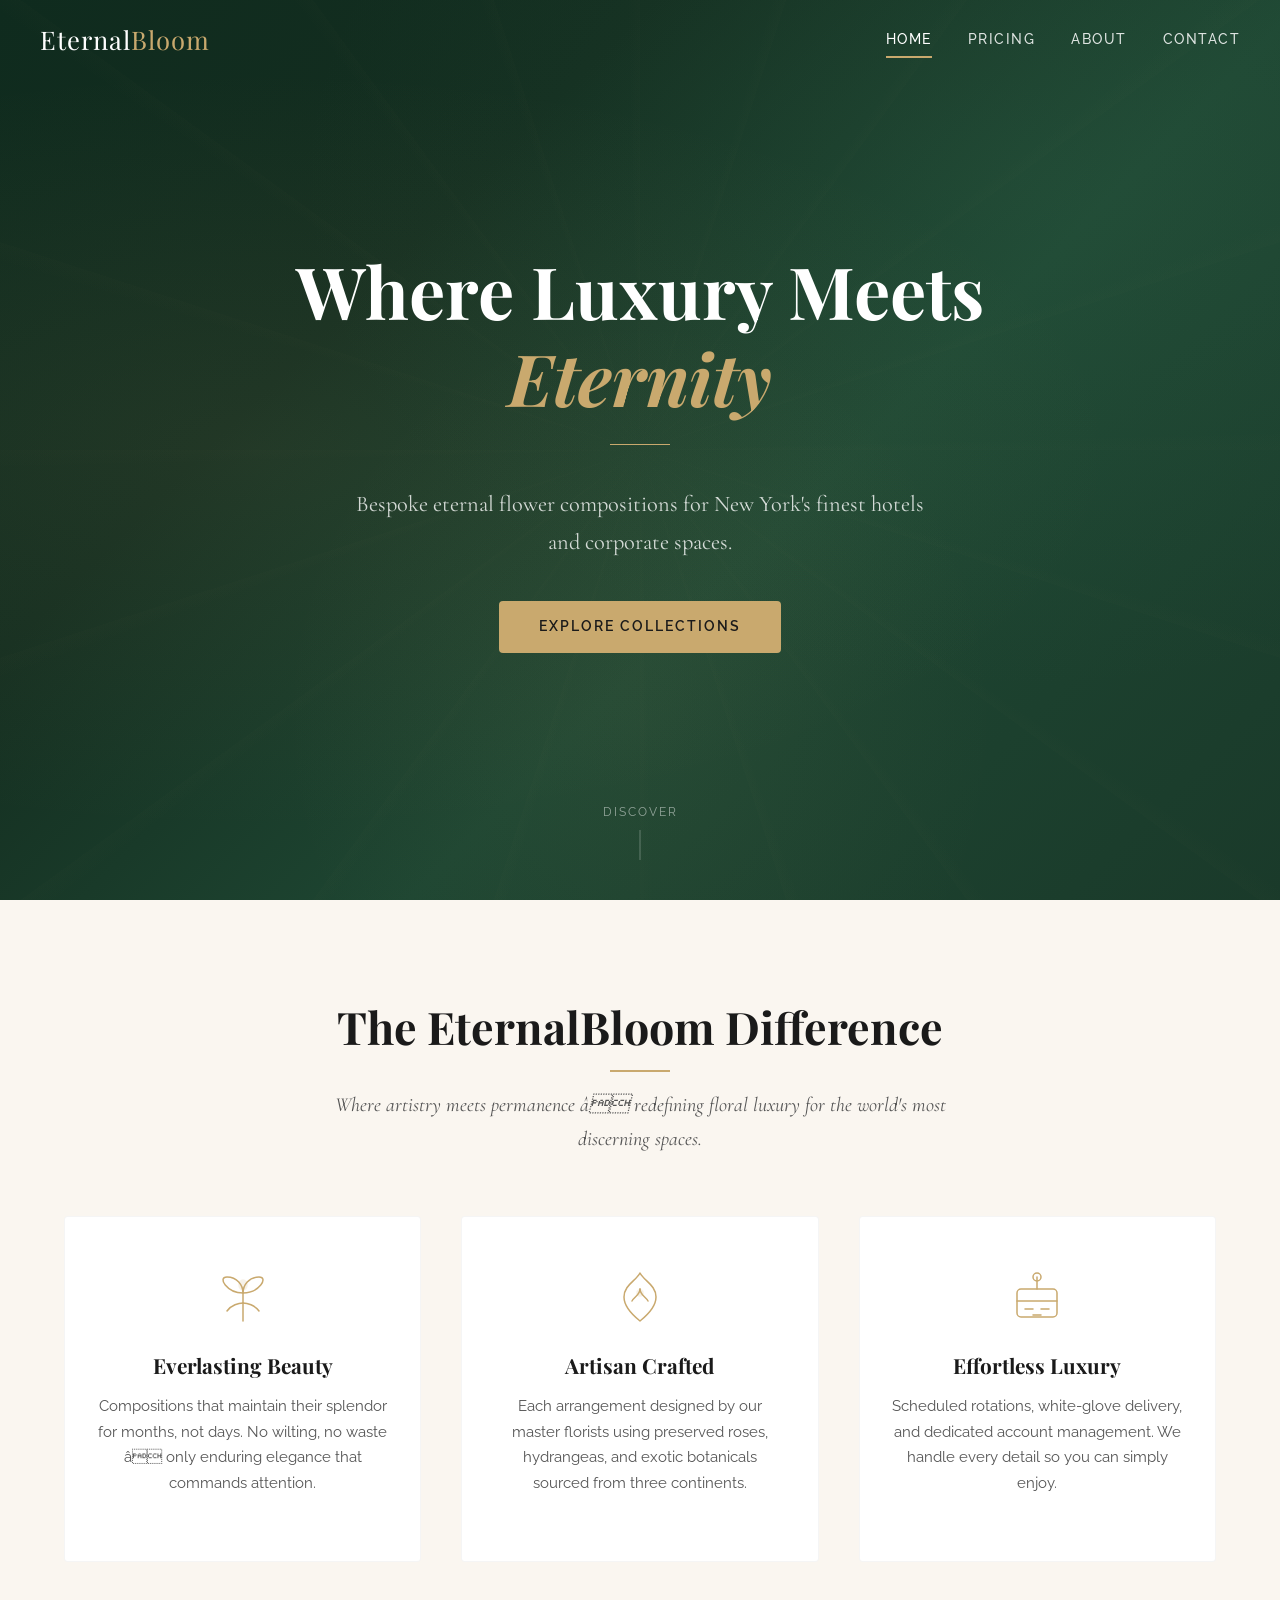
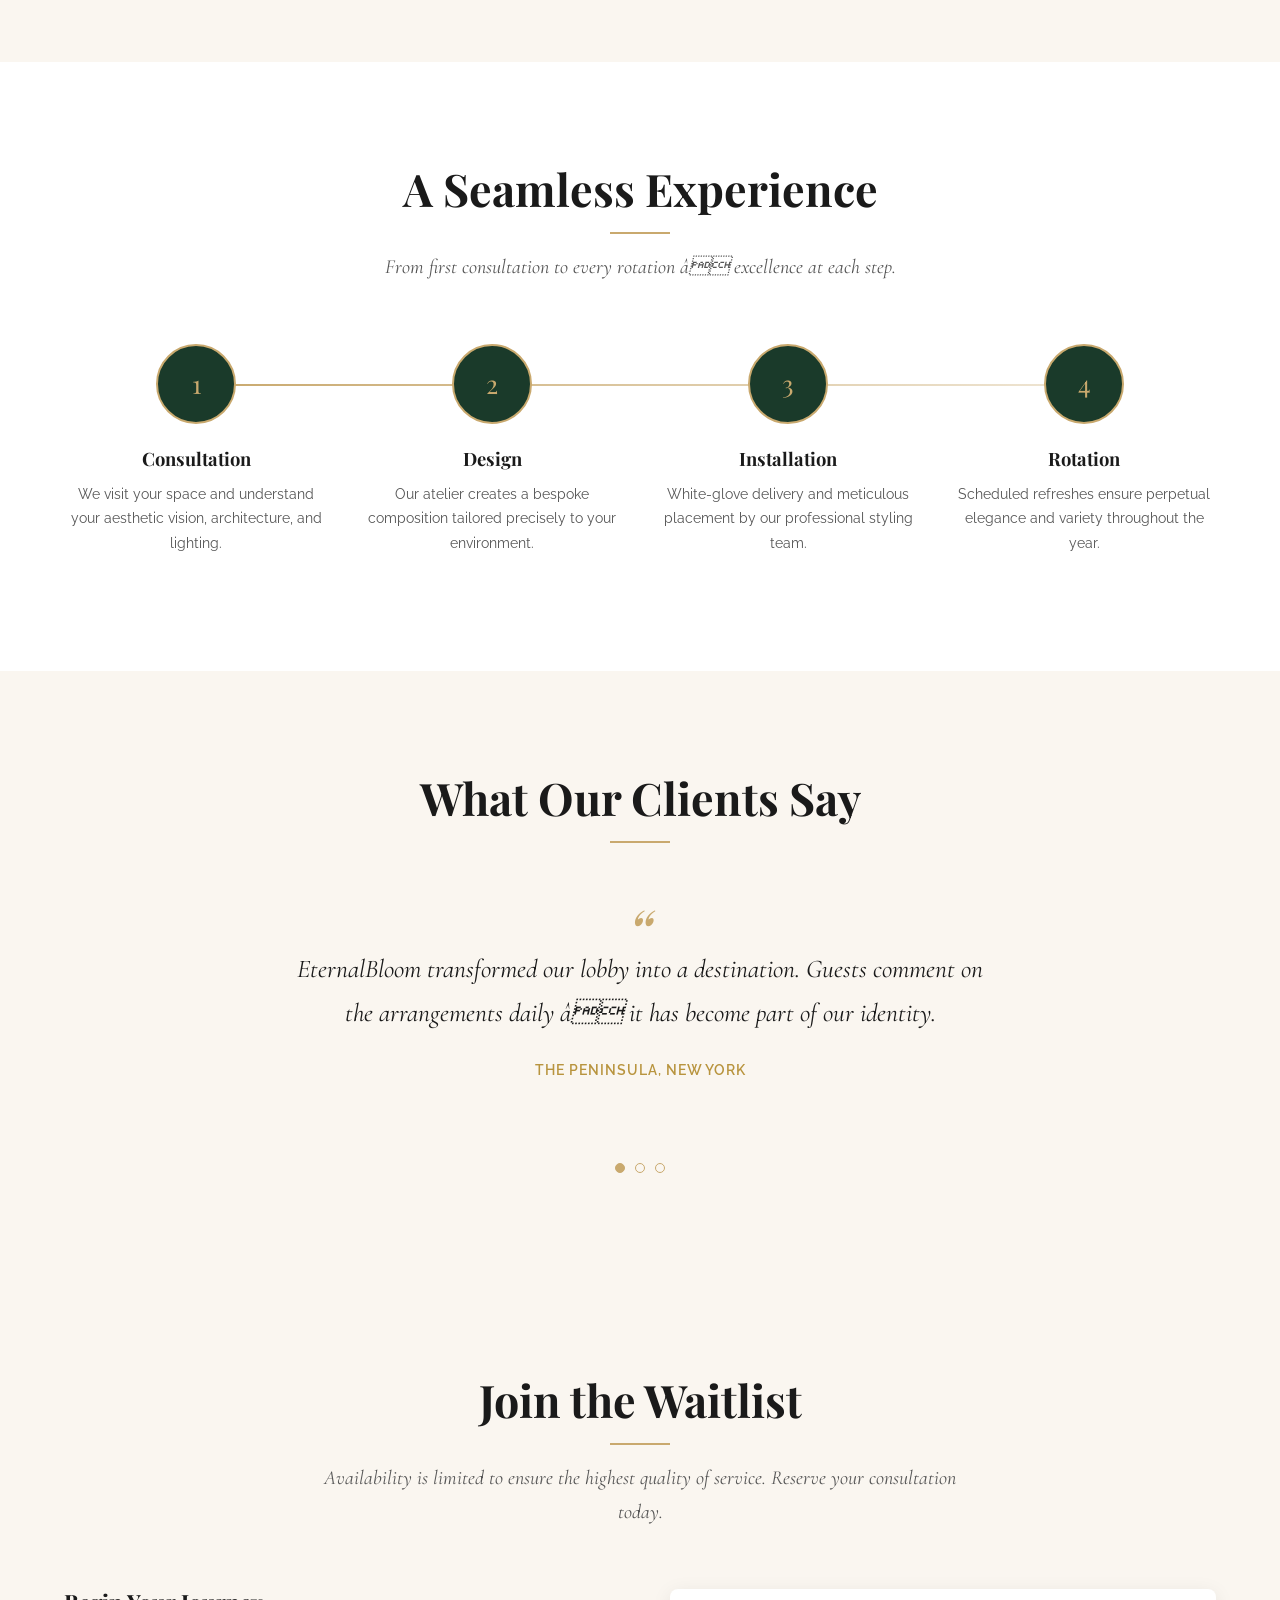
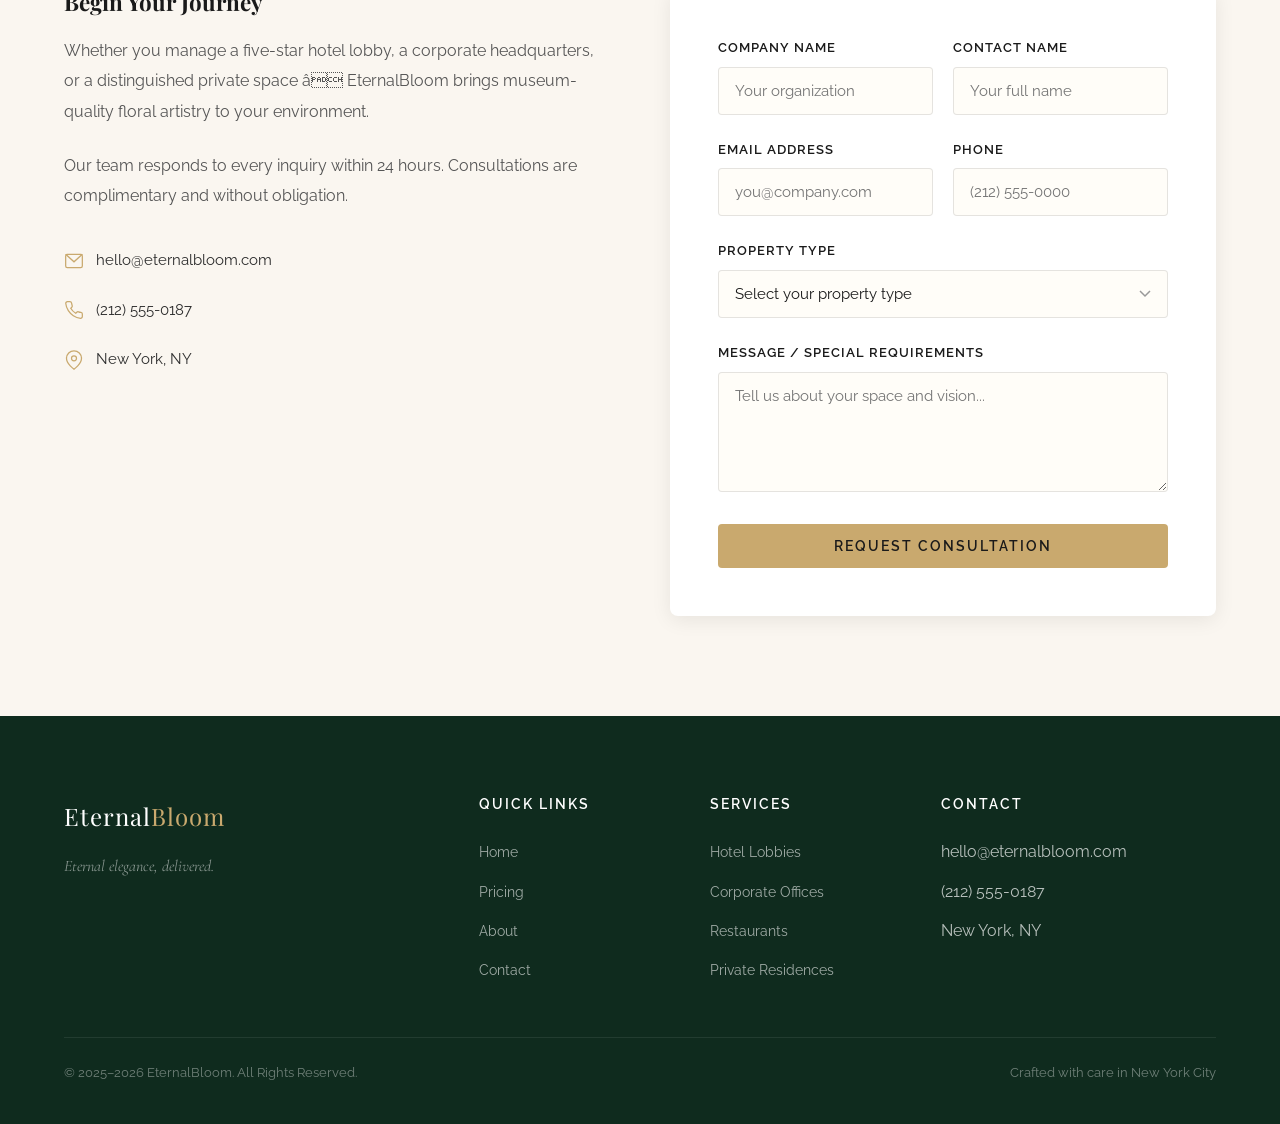
<file: index.html>
<!DOCTYPE html>
<html lang="en">
<head>
  <meta charset="UTF-8">
  <meta name="viewport" content="width=device-width, initial-scale=1.0">
  <title>EternalBloom â Luxury Eternal Flower Compositions for NYC</title>
  <meta name="description" content="Bespoke eternal flower compositions for New York's finest hotels and corporate spaces. Museum-quality preserved arrangements, delivered.">
  <link rel="preconnect" href="https://fonts.googleapis.com">
  <link rel="preconnect" href="https://fonts.gstatic.com" crossorigin>
  <link href="https://fonts.googleapis.com/css2?family=Cormorant+Garamond:ital,wght@0,400;0,600;1,400;1,600&family=Playfair+Display:ital,wght@0,400;0,700;1,400;1,700&family=Raleway:wght@300;400;500;600;700&display=swap" rel="stylesheet">
  <link rel="stylesheet" href="styles.css">
</head>
<body>

  <!-- Navigation -->
  <nav class="nav" role="navigation" aria-label="Main navigation">
    <a href="index.html" class="nav-logo">Eternal<span>Bloom</span></a>
    <div class="nav-links">
      <a href="index.html" class="active">Home</a>
      <a href="pricing.html">Pricing</a>
      <a href="about.html">About</a>
      <a href="#contact">Contact</a>
    </div>
    <button class="hamburger" aria-label="Toggle menu" aria-expanded="false">
      <span></span><span></span><span></span>
    </button>
  </nav>
  <div class="mobile-menu" data-mobile-menu>
    <a href="index.html">Home</a>
    <a href="pricing.html">Pricing</a>
    <a href="about.html">About</a>
    <a href="#contact">Contact</a>
  </div>

  <!-- Hero Section -->
  <section class="hero">
    <div class="hero-content">
      <h1>Where Luxury Meets <em>Eternity</em></h1>
      <div class="hero-divider"></div>
      <p>Bespoke eternal flower compositions for New York's finest hotels and corporate spaces.</p>
      <a href="pricing.html" class="btn btn-primary">Explore Collections</a>
    </div>
    <div class="hero-scroll">
      Discover
      <span></span>
    </div>
  </section>

  <!-- Value Proposition -->
  <section class="section-cream">
    <div class="container">
      <h2 class="section-title animate-on-scroll">The EternalBloom Difference</h2>
      <p class="section-subtitle animate-on-scroll">Where artistry meets permanence â redefining floral luxury for the world's most discerning spaces.</p>
      <div class="value-grid">
        <div class="value-card animate-on-scroll">
          <div class="value-icon">
            <svg viewBox="0 0 64 64" fill="none" stroke="currentColor" stroke-width="1.5" stroke-linecap="round" stroke-linejoin="round">
              <path d="M32 56V28"/>
              <path d="M32 28c0-8 6-16 16-16s0 16-16 16"/>
              <path d="M32 28c0-8-6-16-16-16s0 16 16 16"/>
              <path d="M32 38c-4 0-12 2-16 8"/>
              <path d="M32 38c4 0 12 2 16 8"/>
              <ellipse cx="32" cy="20" rx="4" ry="5" fill="currentColor" opacity="0.15"/>
            </svg>
          </div>
          <h3>Everlasting Beauty</h3>
          <p>Compositions that maintain their splendor for months, not days. No wilting, no waste â only enduring elegance that commands attention.</p>
        </div>
        <div class="value-card animate-on-scroll">
          <div class="value-icon">
            <svg viewBox="0 0 64 64" fill="none" stroke="currentColor" stroke-width="1.5" stroke-linecap="round" stroke-linejoin="round">
              <path d="M32 8c-4 8-16 12-16 24 0 8 6 16 16 24 10-8 16-16 16-24C48 20 36 16 32 8z"/>
              <path d="M24 36c2-4 8-6 8-12"/>
              <path d="M40 36c-2-4-8-6-8-12"/>
              <circle cx="32" cy="28" r="3" fill="currentColor" opacity="0.15"/>
            </svg>
          </div>
          <h3>Artisan Crafted</h3>
          <p>Each arrangement designed by our master florists using preserved roses, hydrangeas, and exotic botanicals sourced from three continents.</p>
        </div>
        <div class="value-card animate-on-scroll">
          <div class="value-icon">
            <svg viewBox="0 0 64 64" fill="none" stroke="currentColor" stroke-width="1.5" stroke-linecap="round" stroke-linejoin="round">
              <rect x="12" y="24" width="40" height="28" rx="4"/>
              <path d="M12 36h40"/>
              <path d="M32 24V12"/>
              <circle cx="32" cy="12" r="4"/>
              <path d="M20 44h8"/>
              <path d="M36 44h8"/>
              <path d="M28 50h8"/>
            </svg>
          </div>
          <h3>Effortless Luxury</h3>
          <p>Scheduled rotations, white-glove delivery, and dedicated account management. We handle every detail so you can simply enjoy.</p>
        </div>
      </div>
    </div>
  </section>

  <!-- How It Works -->
  <section class="section-white">
    <div class="container">
      <h2 class="section-title animate-on-scroll">A Seamless Experience</h2>
      <p class="section-subtitle animate-on-scroll">From first consultation to every rotation â excellence at each step.</p>
      <div class="steps-grid">
        <div class="step-item animate-on-scroll">
          <div class="step-number">1</div>
          <div>
            <h3>Consultation</h3>
            <p>We visit your space and understand your aesthetic vision, architecture, and lighting.</p>
          </div>
        </div>
        <div class="step-item animate-on-scroll">
          <div class="step-number">2</div>
          <div>
            <h3>Design</h3>
            <p>Our atelier creates a bespoke composition tailored precisely to your environment.</p>
          </div>
        </div>
        <div class="step-item animate-on-scroll">
          <div class="step-number">3</div>
          <div>
            <h3>Installation</h3>
            <p>White-glove delivery and meticulous placement by our professional styling team.</p>
          </div>
        </div>
        <div class="step-item animate-on-scroll">
          <div class="step-number">4</div>
          <div>
            <h3>Rotation</h3>
            <p>Scheduled refreshes ensure perpetual elegance and variety throughout the year.</p>
          </div>
        </div>
      </div>
    </div>
  </section>

  <!-- Testimonials -->
  <section class="section-cream testimonials">
    <div class="container">
      <h2 class="section-title animate-on-scroll">What Our Clients Say</h2>
      <div class="testimonial-slider">
        <div class="testimonial-slide active">
          <div class="testimonial-quote">EternalBloom transformed our lobby into a destination. Guests comment on the arrangements daily â it has become part of our identity.</div>
          <div class="testimonial-author">The Peninsula, New York</div>
        </div>
        <div class="testimonial-slide">
          <div class="testimonial-quote">The consistency is what sets them apart. Every rotation feels fresh, every composition is a masterpiece. Our boardroom has never looked better.</div>
          <div class="testimonial-author">BlackRock, Midtown Office</div>
        </div>
        <div class="testimonial-slide">
          <div class="testimonial-quote">We reduced our floral budget by 40% while dramatically elevating the aesthetic. The ROI is undeniable, and the compliments are endless.</div>
          <div class="testimonial-author">The Carlyle, A Rosewood Hotel</div>
        </div>
      </div>
      <div class="testimonial-dots">
        <button class="testimonial-dot active" data-slide="0" aria-label="Testimonial 1"></button>
        <button class="testimonial-dot" data-slide="1" aria-label="Testimonial 2"></button>
        <button class="testimonial-dot" data-slide="2" aria-label="Testimonial 3"></button>
      </div>
    </div>
  </section>

  <!-- Contact / Waitlist -->
  <section class="contact-section" id="contact">
    <div class="container">
      <h2 class="section-title animate-on-scroll">Join the Waitlist</h2>
      <p class="section-subtitle animate-on-scroll">Availability is limited to ensure the highest quality of service. Reserve your consultation today.</p>
      <div class="contact-grid">
        <div class="contact-info animate-on-scroll" data-animation="fadeInLeft">
          <h3>Begin Your Journey</h3>
          <p>Whether you manage a five-star hotel lobby, a corporate headquarters, or a distinguished private space â EternalBloom brings museum-quality floral artistry to your environment.</p>
          <p>Our team responds to every inquiry within 24 hours. Consultations are complimentary and without obligation.</p>
          <ul class="contact-details">
            <li>
              <svg viewBox="0 0 24 24" fill="none" stroke="currentColor" stroke-width="1.5"><rect x="2" y="4" width="20" height="16" rx="2"/><path d="M22 4L12 13 2 4"/></svg>
              hello@eternalbloom.com
            </li>
            <li>
              <svg viewBox="0 0 24 24" fill="none" stroke="currentColor" stroke-width="1.5"><path d="M22 16.92v3a2 2 0 01-2.18 2 19.79 19.79 0 01-8.63-3.07 19.5 19.5 0 01-6-6 19.79 19.79 0 01-3.07-8.67A2 2 0 014.11 2h3a2 2 0 012 1.72 12.84 12.84 0 00.7 2.81 2 2 0 01-.45 2.11L8.09 9.91a16 16 0 006 6l1.27-1.27a2 2 0 012.11-.45 12.84 12.84 0 002.81.7A2 2 0 0122 16.92z"/></svg>
              (212) 555-0187
            </li>
            <li>
              <svg viewBox="0 0 24 24" fill="none" stroke="currentColor" stroke-width="1.5"><path d="M21 10c0 7-9 13-9 13s-9-6-9-13a9 9 0 0118 0z"/><circle cx="12" cy="10" r="3"/></svg>
              New York, NY
            </li>
          </ul>
        </div>
        <form class="contact-form animate-on-scroll" data-animation="fadeInRight" id="waitlist-form">
          <div class="form-row">
            <div class="form-group">
              <label for="company">Company Name</label>
              <input type="text" id="company" name="company" placeholder="Your organization" required>
            </div>
            <div class="form-group">
              <label for="name">Contact Name</label>
              <input type="text" id="name" name="name" placeholder="Your full name" required>
            </div>
          </div>
          <div class="form-row">
            <div class="form-group">
              <label for="email">Email Address</label>
              <input type="email" id="email" name="email" placeholder="you@company.com" required>
            </div>
            <div class="form-group">
              <label for="phone">Phone</label>
              <input type="tel" id="phone" name="phone" placeholder="(212) 555-0000">
            </div>
          </div>
          <div class="form-group">
            <label for="property-type">Property Type</label>
            <select id="property-type" name="property-type" required>
              <option value="" disabled selected>Select your property type</option>
              <option value="hotel">Hotel Lobby</option>
              <option value="corporate">Corporate Office</option>
              <option value="restaurant">Restaurant</option>
              <option value="residence">Private Residence</option>
              <option value="other">Other</option>
            </select>
          </div>
          <div class="form-group">
            <label for="message">Message / Special Requirements</label>
            <textarea id="message" name="message" placeholder="Tell us about your space and vision..."></textarea>
          </div>
          <button type="submit" class="btn btn-primary" style="width:100%;">Request Consultation</button>
        </form>
      </div>
    </div>
  </section>

  <!-- Footer -->
  <footer class="footer">
    <div class="container">
      <div class="footer-grid">
        <div class="footer-brand">
          <a href="index.html" class="nav-logo">Eternal<span>Bloom</span></a>
          <p>Eternal elegance, delivered.</p>
        </div>
        <div>
          <h4>Quick Links</h4>
          <ul>
            <li><a href="index.html">Home</a></li>
            <li><a href="pricing.html">Pricing</a></li>
            <li><a href="about.html">About</a></li>
            <li><a href="#contact">Contact</a></li>
          </ul>
        </div>
        <div>
          <h4>Services</h4>
          <ul>
            <li><a href="pricing.html">Hotel Lobbies</a></li>
            <li><a href="pricing.html">Corporate Offices</a></li>
            <li><a href="pricing.html">Restaurants</a></li>
            <li><a href="pricing.html">Private Residences</a></li>
          </ul>
        </div>
        <div>
          <h4>Contact</h4>
          <ul>
            <li>hello@eternalbloom.com</li>
            <li>(212) 555-0187</li>
            <li>New York, NY</li>
          </ul>
        </div>
      </div>
      <div class="footer-bottom">
        <span>&copy; 2025&ndash;2026 EternalBloom. All Rights Reserved.</span>
        <span>Crafted with care in New York City</span>
      </div>
    </div>
  </footer>

  <!-- Back to top -->
  <button class="back-to-top" aria-label="Back to top">
    <svg width="20" height="20" viewBox="0 0 24 24" fill="none" stroke="currentColor" stroke-width="2.5" stroke-linecap="round" stroke-linejoin="round"><path d="M18 15l-6-6-6 6"/></svg>
  </button>

  <!-- Toast -->
  <div class="toast" id="toast"></div>

  <script src="script.js"></script>
</body>
</html>
</file>
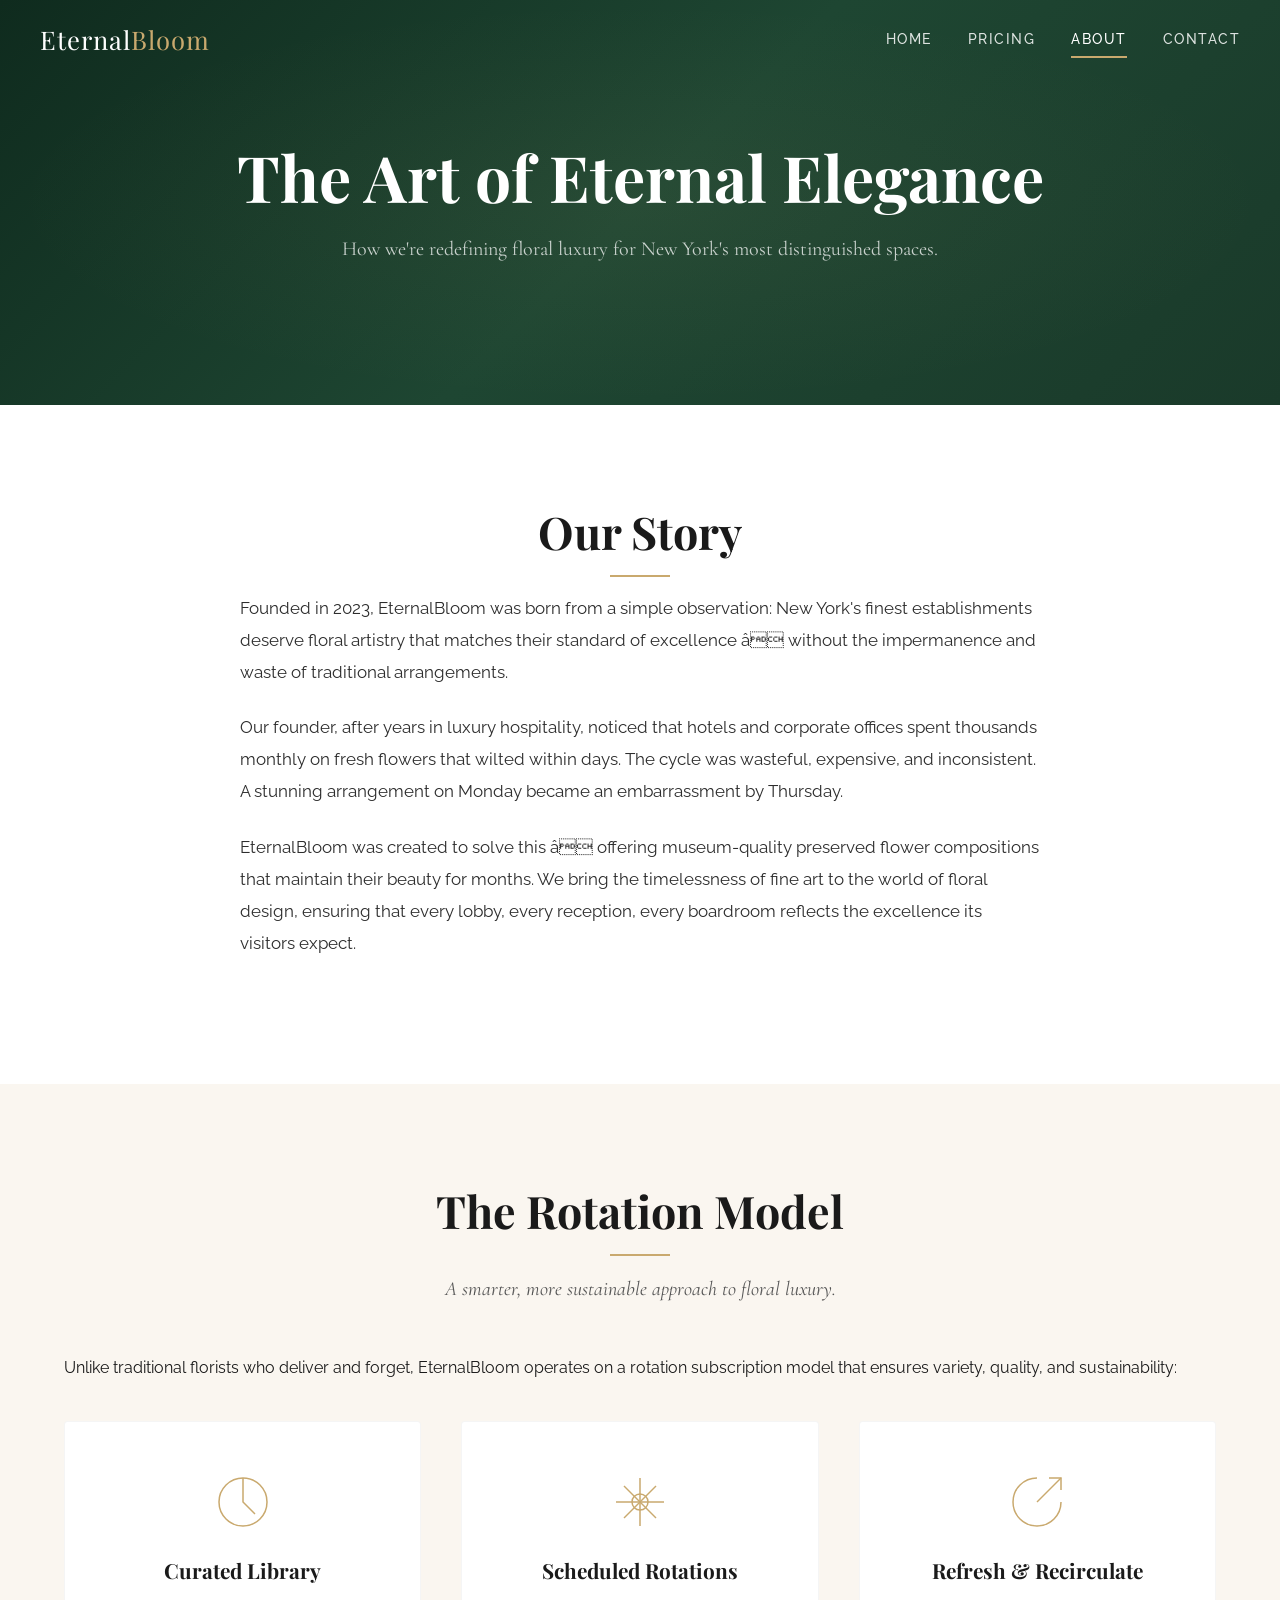
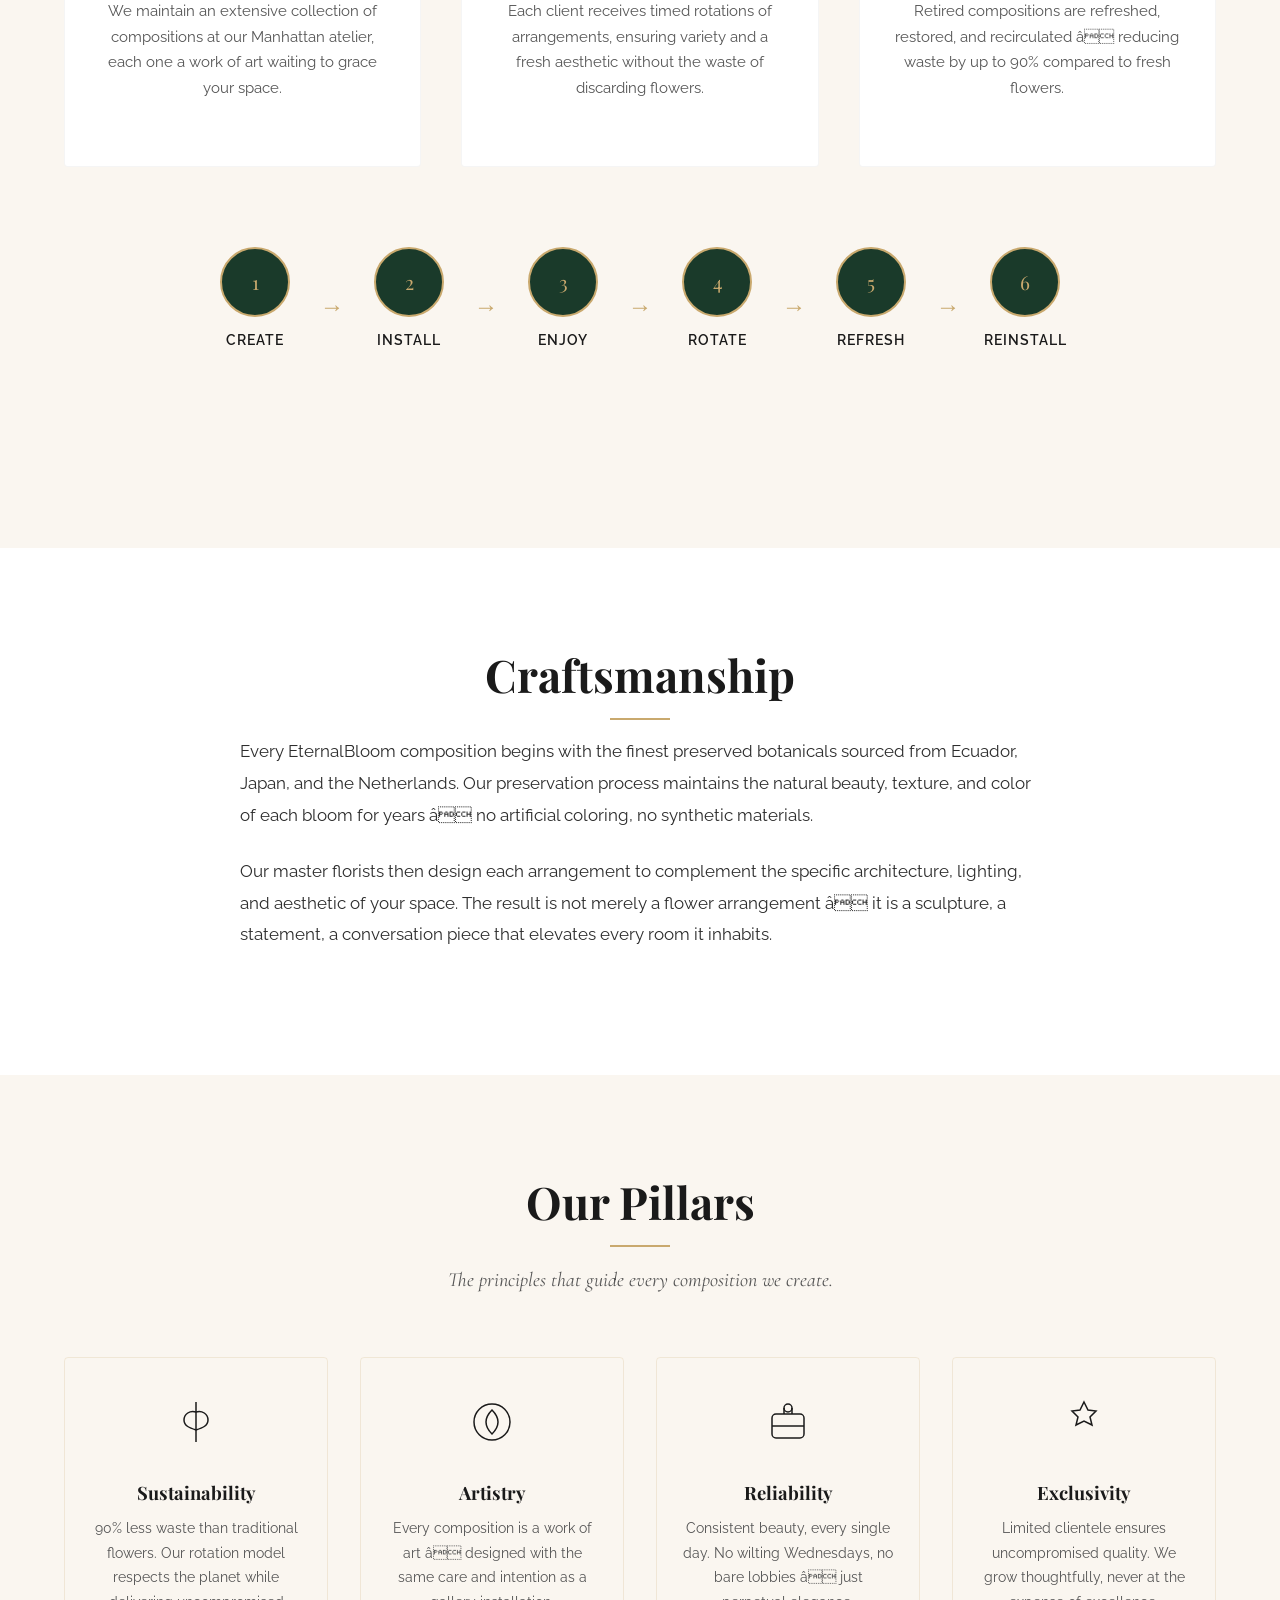
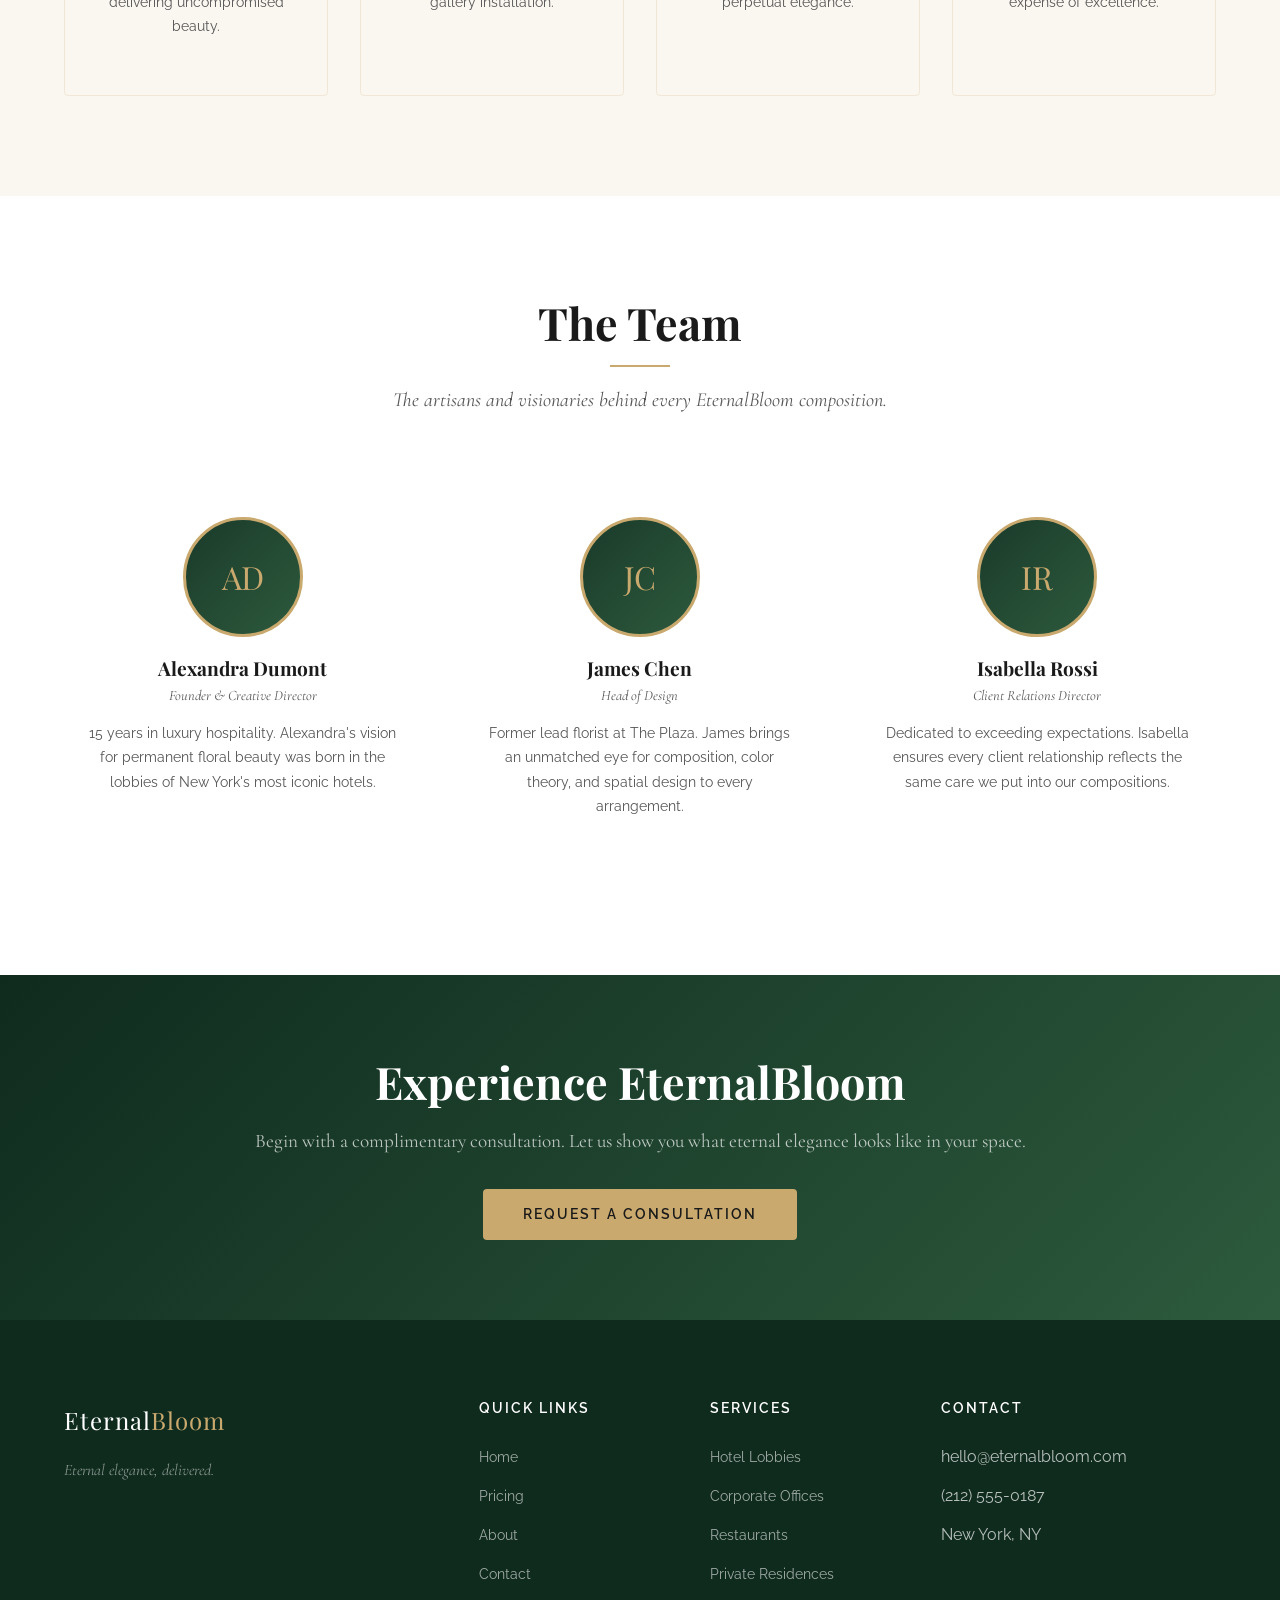
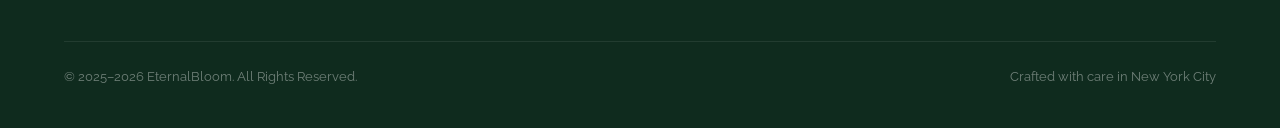
<file: about.html>
<!DOCTYPE html>
<html lang="en">
<head>
  <meta charset="UTF-8">
  <meta name="viewport" content="width=device-width, initial-scale=1.0">
  <title>About â EternalBloom | Our Story &amp; Rotation Model</title>
  <meta name="description" content="Discover the EternalBloom story â how we're redefining floral luxury through our innovative rotation subscription model.">
  <link rel="preconnect" href="https://fonts.googleapis.com">
  <link rel="preconnect" href="https://fonts.gstatic.com" crossorigin>
  <link href="https://fonts.googleapis.com/css2?family=Cormorant+Garamond:ital,wght@0,400;0,600;1,400;1,600&family=Playfair+Display:ital,wght@0,400;0,700;1,400;1,700&family=Raleway:wght@300;400;500;600;700&display=swap" rel="stylesheet">
  <link rel="stylesheet" href="styles.css">
</head>
<body>

  <!-- Navigation -->
  <nav class="nav" role="navigation">
    <a href="index.html" class="nav-logo">Eternal<span>Bloom</span></a>
    <div class="nav-links">
      <a href="index.html">Home</a>
      <a href="pricing.html">Pricing</a>
      <a href="about.html" class="active">About</a>
      <a href="index.html#contact">Contact</a>
    </div>
    <button class="hamburger" aria-label="Toggle menu" aria-expanded="false">
      <span></span><span></span><span></span>
    </button>
  </nav>
  <div class="mobile-menu" data-mobile-menu>
    <a href="index.html">Home</a>
    <a href="pricing.html">Pricing</a>
    <a href="about.html">About</a>
    <a href="index.html#contact">Contact</a>
  </div>

  <!-- Page Hero -->
  <section class="page-hero">
    <div class="container">
      <h1>The Art of Eternal Elegance</h1>
      <p>How we're redefining floral luxury for New York's most distinguished spaces.</p>
    </div>
  </section>

  <!-- Our Story -->
  <section class="section-white story-section">
    <div class="container">
      <h2 class="section-title animate-on-scroll">Our Story</h2>
      <div class="story-content animate-on-scroll">
        <p>Founded in 2023, EternalBloom was born from a simple observation: New York's finest establishments deserve floral artistry that matches their standard of excellence â without the impermanence and waste of traditional arrangements.</p>
        <p>Our founder, after years in luxury hospitality, noticed that hotels and corporate offices spent thousands monthly on fresh flowers that wilted within days. The cycle was wasteful, expensive, and inconsistent. A stunning arrangement on Monday became an embarrassment by Thursday.</p>
        <p>EternalBloom was created to solve this â offering museum-quality preserved flower compositions that maintain their beauty for months. We bring the timelessness of fine art to the world of floral design, ensuring that every lobby, every reception, every boardroom reflects the excellence its visitors expect.</p>
      </div>
    </div>
  </section>

  <!-- The Rotation Model -->
  <section class="section-cream">
    <div class="container">
      <h2 class="section-title animate-on-scroll">The Rotation Model</h2>
      <p class="section-subtitle animate-on-scroll">A smarter, more sustainable approach to floral luxury.</p>
      <div class="story-content animate-on-scroll">
        <p>Unlike traditional florists who deliver and forget, EternalBloom operates on a rotation subscription model that ensures variety, quality, and sustainability:</p>
      </div>
      <div class="value-grid" style="margin-top:40px;">
        <div class="value-card animate-on-scroll">
          <div class="value-icon">
            <svg viewBox="0 0 64 64" fill="none" stroke="currentColor" stroke-width="1.5"><circle cx="32" cy="32" r="24"/><path d="M32 8v24l12 12"/></svg>
          </div>
          <h3>Curated Library</h3>
          <p>We maintain an extensive collection of compositions at our Manhattan atelier, each one a work of art waiting to grace your space.</p>
        </div>
        <div class="value-card animate-on-scroll">
          <div class="value-icon">
            <svg viewBox="0 0 64 64" fill="none" stroke="currentColor" stroke-width="1.5"><path d="M8 32h48"/><path d="M32 8v48"/><path d="M16 16l32 32"/><path d="M48 16L16 48"/><circle cx="32" cy="32" r="8"/></svg>
          </div>
          <h3>Scheduled Rotations</h3>
          <p>Each client receives timed rotations of arrangements, ensuring variety and a fresh aesthetic without the waste of discarding flowers.</p>
        </div>
        <div class="value-card animate-on-scroll">
          <div class="value-icon">
            <svg viewBox="0 0 64 64" fill="none" stroke="currentColor" stroke-width="1.5"><path d="M32 8C18.7 8 8 18.7 8 32s10.7 24 24 24 24-10.7 24-24"/><path d="M56 8L32 32"/><path d="M44 8h12v12"/></svg>
          </div>
          <h3>Refresh &amp; Recirculate</h3>
          <p>Retired compositions are refreshed, restored, and recirculated â reducing waste by up to 90% compared to fresh flowers.</p>
        </div>
      </div>

      <!-- Visual rotation cycle -->
      <div class="rotation-visual animate-on-scroll">
        <div class="rotation-step">
          <div class="icon-circle">1</div>
          <p>Create</p>
        </div>
        <div class="rotation-arrow">&rarr;</div>
        <div class="rotation-step">
          <div class="icon-circle">2</div>
          <p>Install</p>
        </div>
        <div class="rotation-arrow">&rarr;</div>
        <div class="rotation-step">
          <div class="icon-circle">3</div>
          <p>Enjoy</p>
        </div>
        <div class="rotation-arrow">&rarr;</div>
        <div class="rotation-step">
          <div class="icon-circle">4</div>
          <p>Rotate</p>
        </div>
        <div class="rotation-arrow">&rarr;</div>
        <div class="rotation-step">
          <div class="icon-circle">5</div>
          <p>Refresh</p>
        </div>
        <div class="rotation-arrow">&rarr;</div>
        <div class="rotation-step">
          <div class="icon-circle">6</div>
          <p>Reinstall</p>
        </div>
      </div>
    </div>
  </section>

  <!-- Craftsmanship -->
  <section class="section-white story-section">
    <div class="container">
      <h2 class="section-title animate-on-scroll">Craftsmanship</h2>
      <div class="story-content animate-on-scroll">
        <p>Every EternalBloom composition begins with the finest preserved botanicals sourced from Ecuador, Japan, and the Netherlands. Our preservation process maintains the natural beauty, texture, and color of each bloom for years â no artificial coloring, no synthetic materials.</p>
        <p>Our master florists then design each arrangement to complement the specific architecture, lighting, and aesthetic of your space. The result is not merely a flower arrangement â it is a sculpture, a statement, a conversation piece that elevates every room it inhabits.</p>
      </div>
    </div>
  </section>

  <!-- Values / Pillars -->
  <section class="section-cream">
    <div class="container">
      <h2 class="section-title animate-on-scroll">Our Pillars</h2>
      <p class="section-subtitle animate-on-scroll">The principles that guide every composition we create.</p>
      <div class="pillars-grid">
        <div class="pillar-card animate-on-scroll">
          <span class="pillar-icon">
            <svg width="48" height="48" viewBox="0 0 48 48" fill="none" stroke="currentColor" stroke-width="1.5"><path d="M24 4v40"/><path d="M24 14c-6-2-12 2-12 8s6 8 12 10c6-2 12-4 12-10s-6-10-12-8z"/></svg>
          </span>
          <h3>Sustainability</h3>
          <p>90% less waste than traditional flowers. Our rotation model respects the planet while delivering uncompromised beauty.</p>
        </div>
        <div class="pillar-card animate-on-scroll">
          <span class="pillar-icon">
            <svg width="48" height="48" viewBox="0 0 48 48" fill="none" stroke="currentColor" stroke-width="1.5"><circle cx="24" cy="24" r="18"/><path d="M18 24c0-6 6-12 6-12s6 6 6 12-6 12-6 12-6-6-6-12z"/></svg>
          </span>
          <h3>Artistry</h3>
          <p>Every composition is a work of art â designed with the same care and intention as a gallery installation.</p>
        </div>
        <div class="pillar-card animate-on-scroll">
          <span class="pillar-icon">
            <svg width="48" height="48" viewBox="0 0 48 48" fill="none" stroke="currentColor" stroke-width="1.5"><rect x="8" y="16" width="32" height="24" rx="4"/><path d="M8 28h32"/><circle cx="24" cy="10" r="4"/><path d="M20 16V10"/><path d="M28 16V10"/></svg>
          </span>
          <h3>Reliability</h3>
          <p>Consistent beauty, every single day. No wilting Wednesdays, no bare lobbies â just perpetual elegance.</p>
        </div>
        <div class="pillar-card animate-on-scroll">
          <span class="pillar-icon">
            <svg width="48" height="48" viewBox="0 0 48 48" fill="none" stroke="currentColor" stroke-width="1.5"><path d="M24 4l4 8 8 1-6 6 2 8-8-4-8 4 2-8-6-6 8-1z"/></svg>
          </span>
          <h3>Exclusivity</h3>
          <p>Limited clientele ensures uncompromised quality. We grow thoughtfully, never at the expense of excellence.</p>
        </div>
      </div>
    </div>
  </section>

  <!-- Team -->
  <section class="section-white">
    <div class="container">
      <h2 class="section-title animate-on-scroll">The Team</h2>
      <p class="section-subtitle animate-on-scroll">The artisans and visionaries behind every EternalBloom composition.</p>
      <div class="team-grid">
        <div class="team-card animate-on-scroll">
          <div class="team-avatar">AD</div>
          <h3>Alexandra Dumont</h3>
          <p class="team-role">Founder &amp; Creative Director</p>
          <p>15 years in luxury hospitality. Alexandra's vision for permanent floral beauty was born in the lobbies of New York's most iconic hotels.</p>
        </div>
        <div class="team-card animate-on-scroll">
          <div class="team-avatar">JC</div>
          <h3>James Chen</h3>
          <p class="team-role">Head of Design</p>
          <p>Former lead florist at The Plaza. James brings an unmatched eye for composition, color theory, and spatial design to every arrangement.</p>
        </div>
        <div class="team-card animate-on-scroll">
          <div class="team-avatar">IR</div>
          <h3>Isabella Rossi</h3>
          <p class="team-role">Client Relations Director</p>
          <p>Dedicated to exceeding expectations. Isabella ensures every client relationship reflects the same care we put into our compositions.</p>
        </div>
      </div>
    </div>
  </section>

  <!-- CTA -->
  <section class="cta-section">
    <div class="container">
      <h2 class="animate-on-scroll">Experience EternalBloom</h2>
      <p class="animate-on-scroll">Begin with a complimentary consultation. Let us show you what eternal elegance looks like in your space.</p>
      <a href="index.html#contact" class="btn btn-primary animate-on-scroll">Request a Consultation</a>
    </div>
  </section>

  <!-- Footer -->
  <footer class="footer">
    <div class="container">
      <div class="footer-grid">
        <div class="footer-brand">
          <a href="index.html" class="nav-logo">Eternal<span>Bloom</span></a>
          <p>Eternal elegance, delivered.</p>
        </div>
        <div>
          <h4>Quick Links</h4>
          <ul>
            <li><a href="index.html">Home</a></li>
            <li><a href="pricing.html">Pricing</a></li>
            <li><a href="about.html">About</a></li>
            <li><a href="index.html#contact">Contact</a></li>
          </ul>
        </div>
        <div>
          <h4>Services</h4>
          <ul>
            <li><a href="pricing.html">Hotel Lobbies</a></li>
            <li><a href="pricing.html">Corporate Offices</a></li>
            <li><a href="pricing.html">Restaurants</a></li>
            <li><a href="pricing.html">Private Residences</a></li>
          </ul>
        </div>
        <div>
          <h4>Contact</h4>
          <ul>
            <li>hello@eternalbloom.com</li>
            <li>(212) 555-0187</li>
            <li>New York, NY</li>
          </ul>
        </div>
      </div>
      <div class="footer-bottom">
        <span>&copy; 2025&ndash;2026 EternalBloom. All Rights Reserved.</span>
        <span>Crafted with care in New York City</span>
      </div>
    </div>
  </footer>

  <button class="back-to-top" aria-label="Back to top">
    <svg width="20" height="20" viewBox="0 0 24 24" fill="none" stroke="currentColor" stroke-width="2.5" stroke-linecap="round" stroke-linejoin="round"><path d="M18 15l-6-6-6 6"/></svg>
  </button>
  <div class="toast" id="toast"></div>
  <script src="script.js"></script>
</body>
</html>
</file>
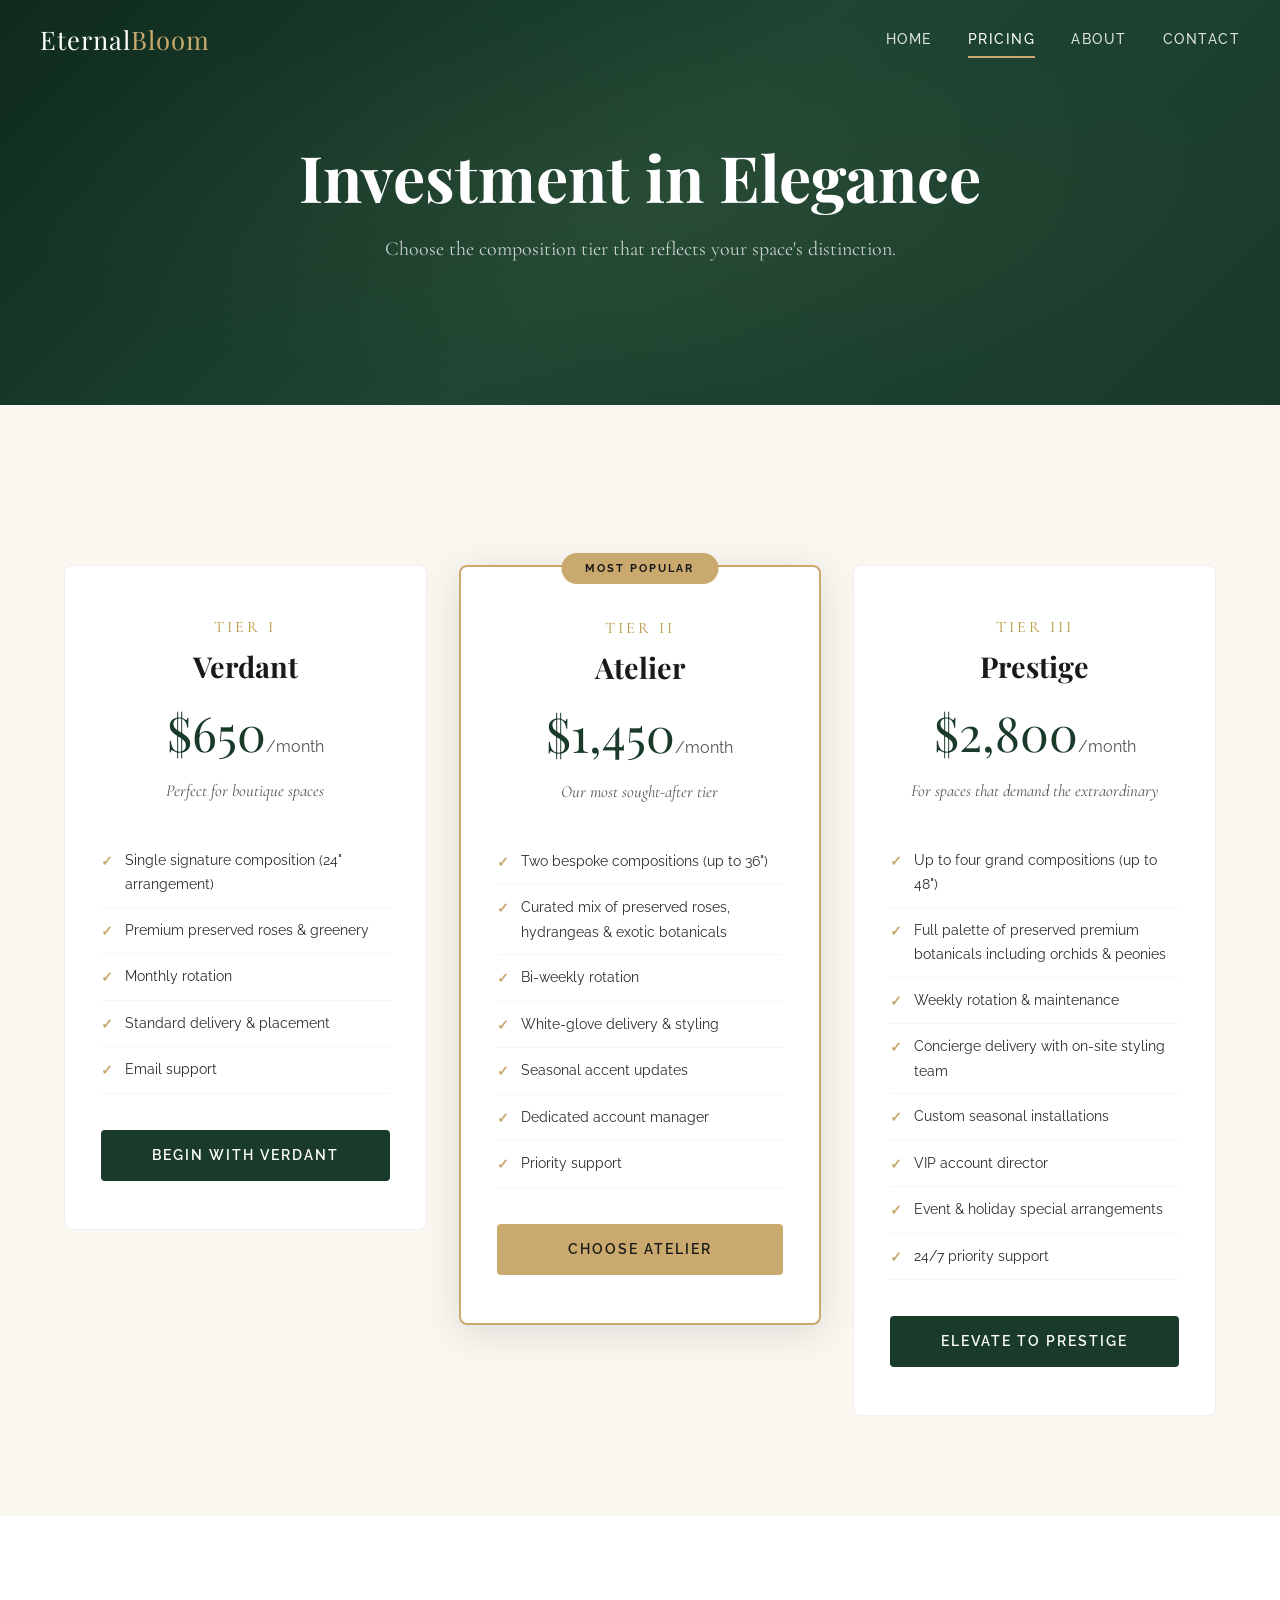
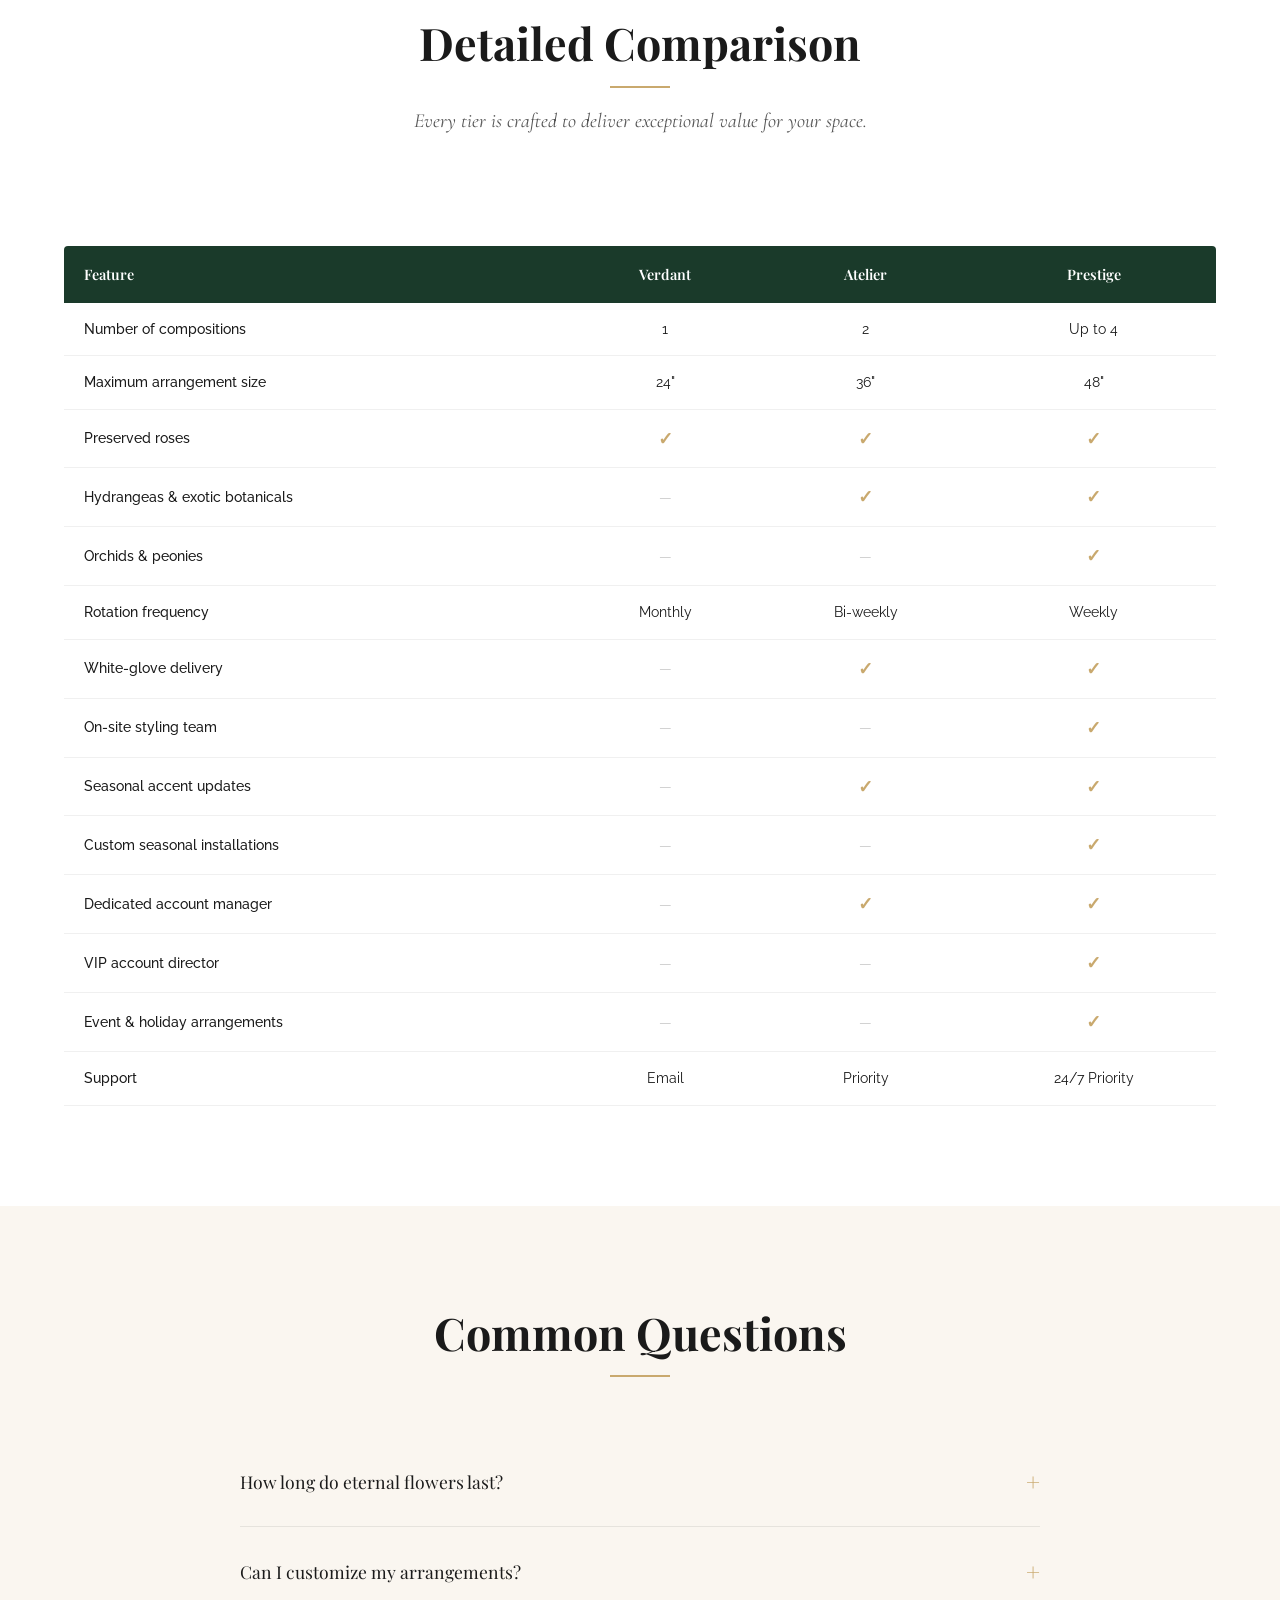
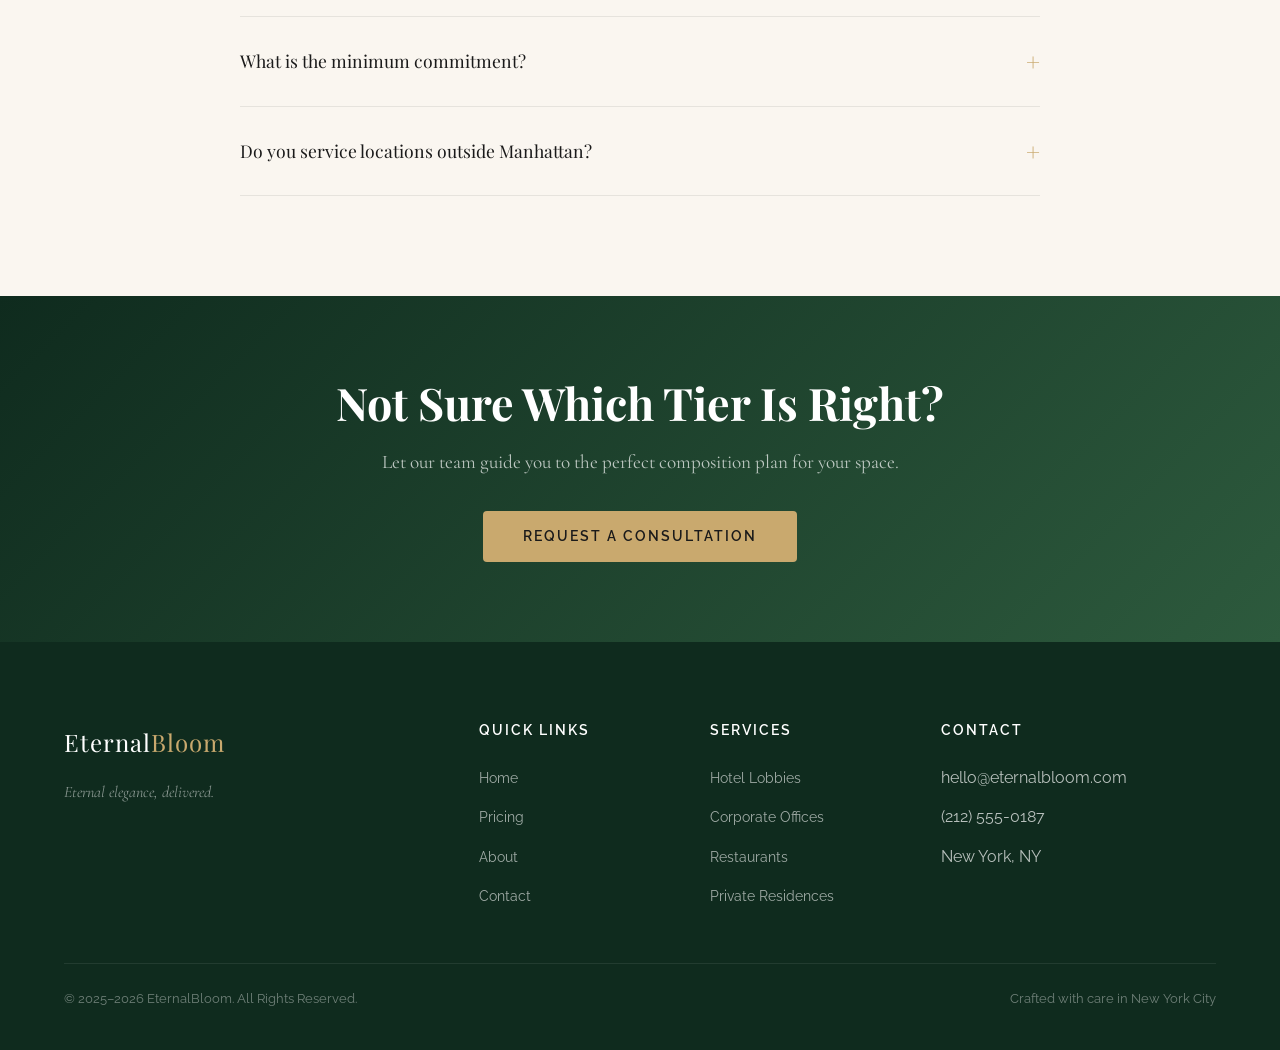
<file: pricing.html>
<!DOCTYPE html>
<html lang="en">
<head>
  <meta charset="UTF-8">
  <meta name="viewport" content="width=device-width, initial-scale=1.0">
  <title>Pricing â EternalBloom | Luxury Eternal Flower Subscriptions</title>
  <meta name="description" content="Three tiers of eternal flower subscriptions for NYC's finest spaces. From $650/month.">
  <link rel="preconnect" href="https://fonts.googleapis.com">
  <link rel="preconnect" href="https://fonts.gstatic.com" crossorigin>
  <link href="https://fonts.googleapis.com/css2?family=Cormorant+Garamond:ital,wght@0,400;0,600;1,400;1,600&family=Playfair+Display:ital,wght@0,400;0,700;1,400;1,700&family=Raleway:wght@300;400;500;600;700&display=swap" rel="stylesheet">
  <link rel="stylesheet" href="styles.css">
</head>
<body>

  <!-- Navigation -->
  <nav class="nav" role="navigation">
    <a href="index.html" class="nav-logo">Eternal<span>Bloom</span></a>
    <div class="nav-links">
      <a href="index.html">Home</a>
      <a href="pricing.html" class="active">Pricing</a>
      <a href="about.html">About</a>
      <a href="index.html#contact">Contact</a>
    </div>
    <button class="hamburger" aria-label="Toggle menu" aria-expanded="false">
      <span></span><span></span><span></span>
    </button>
  </nav>
  <div class="mobile-menu" data-mobile-menu>
    <a href="index.html">Home</a>
    <a href="pricing.html">Pricing</a>
    <a href="about.html">About</a>
    <a href="index.html#contact">Contact</a>
  </div>

  <!-- Page Hero -->
  <section class="page-hero">
    <div class="container">
      <h1>Investment in Elegance</h1>
      <p>Choose the composition tier that reflects your space's distinction.</p>
    </div>
  </section>

  <!-- Pricing Cards -->
  <section class="section-cream">
    <div class="container">
      <div class="pricing-grid">
        <!-- Verdant -->
        <div class="pricing-card animate-on-scroll">
          <div class="pricing-tier">Tier I</div>
          <h3 class="pricing-name">Verdant</h3>
          <div class="pricing-price">$650<span>/month</span></div>
          <p class="pricing-desc">Perfect for boutique spaces</p>
          <ul class="pricing-features">
            <li>Single signature composition (24" arrangement)</li>
            <li>Premium preserved roses &amp; greenery</li>
            <li>Monthly rotation</li>
            <li>Standard delivery &amp; placement</li>
            <li>Email support</li>
          </ul>
          <a href="index.html#contact" class="btn btn-dark">Begin with Verdant</a>
        </div>

        <!-- Atelier -->
        <div class="pricing-card featured animate-on-scroll">
          <div class="pricing-badge">Most Popular</div>
          <div class="pricing-tier">Tier II</div>
          <h3 class="pricing-name">Atelier</h3>
          <div class="pricing-price">$1,450<span>/month</span></div>
          <p class="pricing-desc">Our most sought-after tier</p>
          <ul class="pricing-features">
            <li>Two bespoke compositions (up to 36")</li>
            <li>Curated mix of preserved roses, hydrangeas &amp; exotic botanicals</li>
            <li>Bi-weekly rotation</li>
            <li>White-glove delivery &amp; styling</li>
            <li>Seasonal accent updates</li>
            <li>Dedicated account manager</li>
            <li>Priority support</li>
          </ul>
          <a href="index.html#contact" class="btn btn-primary">Choose Atelier</a>
        </div>

        <!-- Prestige -->
        <div class="pricing-card animate-on-scroll">
          <div class="pricing-tier">Tier III</div>
          <h3 class="pricing-name">Prestige</h3>
          <div class="pricing-price">$2,800<span>/month</span></div>
          <p class="pricing-desc">For spaces that demand the extraordinary</p>
          <ul class="pricing-features">
            <li>Up to four grand compositions (up to 48")</li>
            <li>Full palette of preserved premium botanicals including orchids &amp; peonies</li>
            <li>Weekly rotation &amp; maintenance</li>
            <li>Concierge delivery with on-site styling team</li>
            <li>Custom seasonal installations</li>
            <li>VIP account director</li>
            <li>Event &amp; holiday special arrangements</li>
            <li>24/7 priority support</li>
          </ul>
          <a href="index.html#contact" class="btn btn-dark">Elevate to Prestige</a>
        </div>
      </div>
    </div>
  </section>

  <!-- Comparison Table -->
  <section class="section-white">
    <div class="container">
      <h2 class="section-title animate-on-scroll">Detailed Comparison</h2>
      <p class="section-subtitle animate-on-scroll">Every tier is crafted to deliver exceptional value for your space.</p>
      <div style="overflow-x:auto;">
        <table class="comparison-table animate-on-scroll">
          <thead>
            <tr>
              <th>Feature</th>
              <th>Verdant</th>
              <th>Atelier</th>
              <th>Prestige</th>
            </tr>
          </thead>
          <tbody>
            <tr><td>Number of compositions</td><td>1</td><td>2</td><td>Up to 4</td></tr>
            <tr><td>Maximum arrangement size</td><td>24"</td><td>36"</td><td>48"</td></tr>
            <tr><td>Preserved roses</td><td class="check">&check;</td><td class="check">&check;</td><td class="check">&check;</td></tr>
            <tr><td>Hydrangeas &amp; exotic botanicals</td><td class="dash">&mdash;</td><td class="check">&check;</td><td class="check">&check;</td></tr>
            <tr><td>Orchids &amp; peonies</td><td class="dash">&mdash;</td><td class="dash">&mdash;</td><td class="check">&check;</td></tr>
            <tr><td>Rotation frequency</td><td>Monthly</td><td>Bi-weekly</td><td>Weekly</td></tr>
            <tr><td>White-glove delivery</td><td class="dash">&mdash;</td><td class="check">&check;</td><td class="check">&check;</td></tr>
            <tr><td>On-site styling team</td><td class="dash">&mdash;</td><td class="dash">&mdash;</td><td class="check">&check;</td></tr>
            <tr><td>Seasonal accent updates</td><td class="dash">&mdash;</td><td class="check">&check;</td><td class="check">&check;</td></tr>
            <tr><td>Custom seasonal installations</td><td class="dash">&mdash;</td><td class="dash">&mdash;</td><td class="check">&check;</td></tr>
            <tr><td>Dedicated account manager</td><td class="dash">&mdash;</td><td class="check">&check;</td><td class="check">&check;</td></tr>
            <tr><td>VIP account director</td><td class="dash">&mdash;</td><td class="dash">&mdash;</td><td class="check">&check;</td></tr>
            <tr><td>Event &amp; holiday arrangements</td><td class="dash">&mdash;</td><td class="dash">&mdash;</td><td class="check">&check;</td></tr>
            <tr><td>Support</td><td>Email</td><td>Priority</td><td>24/7 Priority</td></tr>
          </tbody>
        </table>
      </div>
    </div>
  </section>

  <!-- FAQ -->
  <section class="section-cream">
    <div class="container">
      <h2 class="section-title animate-on-scroll">Common Questions</h2>
      <div class="faq-grid animate-on-scroll">
        <div class="faq-item">
          <div class="faq-question">How long do eternal flowers last?</div>
          <div class="faq-answer">With proper care, preserved flowers maintain their beauty for 1 to 3 years. Our rotation schedule ensures your arrangements always look their absolute best â we replace compositions well before any signs of aging, so your space remains perpetually stunning.</div>
        </div>
        <div class="faq-item">
          <div class="faq-question">Can I customize my arrangements?</div>
          <div class="faq-answer">Absolutely. Every EternalBloom composition is tailored to your space's architecture, lighting, color palette, and aesthetic vision. During your consultation, our design team will understand your preferences and create arrangements that feel like they were born in your space.</div>
        </div>
        <div class="faq-item">
          <div class="faq-question">What is the minimum commitment?</div>
          <div class="faq-answer">We offer both 6-month and 12-month agreements. Annual commitments receive preferential rates and priority scheduling. All agreements include a satisfaction guarantee on your first composition.</div>
        </div>
        <div class="faq-item">
          <div class="faq-question">Do you service locations outside Manhattan?</div>
          <div class="faq-answer">We currently serve all five boroughs of New York City, with plans to expand to the Hamptons and Westchester County. If you're located outside our current service area, please reach out â we're always exploring opportunities to bring EternalBloom to new communities.</div>
        </div>
      </div>
    </div>
  </section>

  <!-- CTA -->
  <section class="cta-section">
    <div class="container">
      <h2 class="animate-on-scroll">Not Sure Which Tier Is Right?</h2>
      <p class="animate-on-scroll">Let our team guide you to the perfect composition plan for your space.</p>
      <a href="index.html#contact" class="btn btn-primary animate-on-scroll">Request a Consultation</a>
    </div>
  </section>

  <!-- Footer -->
  <footer class="footer">
    <div class="container">
      <div class="footer-grid">
        <div class="footer-brand">
          <a href="index.html" class="nav-logo">Eternal<span>Bloom</span></a>
          <p>Eternal elegance, delivered.</p>
        </div>
        <div>
          <h4>Quick Links</h4>
          <ul>
            <li><a href="index.html">Home</a></li>
            <li><a href="pricing.html">Pricing</a></li>
            <li><a href="about.html">About</a></li>
            <li><a href="index.html#contact">Contact</a></li>
          </ul>
        </div>
        <div>
          <h4>Services</h4>
          <ul>
            <li><a href="pricing.html">Hotel Lobbies</a></li>
            <li><a href="pricing.html">Corporate Offices</a></li>
            <li><a href="pricing.html">Restaurants</a></li>
            <li><a href="pricing.html">Private Residences</a></li>
          </ul>
        </div>
        <div>
          <h4>Contact</h4>
          <ul>
            <li>hello@eternalbloom.com</li>
            <li>(212) 555-0187</li>
            <li>New York, NY</li>
          </ul>
        </div>
      </div>
      <div class="footer-bottom">
        <span>&copy; 2025&ndash;2026 EternalBloom. All Rights Reserved.</span>
        <span>Crafted with care in New York City</span>
      </div>
    </div>
  </footer>

  <button class="back-to-top" aria-label="Back to top">
    <svg width="20" height="20" viewBox="0 0 24 24" fill="none" stroke="currentColor" stroke-width="2.5" stroke-linecap="round" stroke-linejoin="round"><path d="M18 15l-6-6-6 6"/></svg>
  </button>
  <div class="toast" id="toast"></div>
  <script src="script.js"></script>
</body>
</html>
</file>
<file: styles.css>
/* ============================================================
   EternalBloom â Luxury Eternal Flower Subscription
   Complete Stylesheet
   ============================================================ */

/* Google Fonts imported in HTML */

/* ---- CSS Variables ---- */
:root {
  --green-dark: #0f2b1e;
  --green-deep: #1a3a2a;
  --green-mid: #2d5a3d;
  --green-accent: #3d7a5a;
  --gold: #c9a96e;
  --gold-bright: #d4af37;
  --gold-dark: #b8943e;
  --cream: #faf6f0;
  --cream-dark: #f5efe3;
  --cream-light: #fffdf8;
  --dark: #1a1a1a;
  --dark-mid: #2d2d2d;
  --dark-light: #555;
  --white: #ffffff;
  --font-heading: 'Playfair Display', Georgia, 'Times New Roman', serif;
  --font-sub: 'Cormorant Garamond', Georgia, serif;
  --font-body: 'Raleway', 'Helvetica Neue', Arial, sans-serif;
  --transition: 0.3s ease;
  --shadow-sm: 0 2px 8px rgba(0,0,0,0.06);
  --shadow-md: 0 4px 20px rgba(0,0,0,0.08);
  --shadow-lg: 0 8px 40px rgba(0,0,0,0.12);
  --radius: 4px;
  --nav-height: 80px;
}

/* ---- Reset & Base ---- */
*, *::before, *::after { margin: 0; padding: 0; box-sizing: border-box; }
html { scroll-behavior: smooth; font-size: 16px; }
body {
  font-family: var(--font-body);
  color: var(--dark);
  background: var(--cream-light);
  line-height: 1.7;
  -webkit-font-smoothing: antialiased;
  overflow-x: hidden;
}
img { max-width: 100%; height: auto; display: block; }
a { text-decoration: none; color: inherit; transition: color var(--transition); }
ul, ol { list-style: none; }
h1, h2, h3, h4, h5 { font-family: var(--font-heading); font-weight: 700; line-height: 1.2; color: var(--dark); }
h1 { font-size: clamp(2.4rem, 5vw, 4rem); }
h2 { font-size: clamp(1.8rem, 3.5vw, 2.8rem); }
h3 { font-size: clamp(1.3rem, 2.5vw, 1.8rem); }
p { margin-bottom: 1rem; }
.container { max-width: 1200px; margin: 0 auto; padding: 0 24px; }
section { padding: 100px 0; }
.section-cream { background: var(--cream); }
.section-white { background: var(--white); }
.section-dark { background: var(--green-dark); color: var(--cream); }
.section-subtitle {
  font-family: var(--font-sub);
  font-size: 1.25rem;
  color: var(--dark-light);
  max-width: 650px;
  margin: 0 auto 3rem;
  text-align: center;
  font-style: italic;
}
.section-title {
  text-align: center;
  margin-bottom: 1rem;
  position: relative;
}
.section-title::after {
  content: '';
  display: block;
  width: 60px;
  height: 2px;
  background: var(--gold);
  margin: 16px auto 0;
}
.gold-text { color: var(--gold); }

/* ---- Navigation ---- */
.nav {
  position: fixed;
  top: 0; left: 0; right: 0;
  z-index: 1000;
  padding: 0 40px;
  height: var(--nav-height);
  display: flex;
  align-items: center;
  justify-content: space-between;
  transition: background var(--transition), box-shadow var(--transition), padding var(--transition);
  background: transparent;
}
.nav-scrolled {
  background: rgba(15, 43, 30, 0.97);
  box-shadow: 0 2px 20px rgba(0,0,0,0.15);
}
.nav-logo {
  font-family: var(--font-heading);
  font-size: 1.6rem;
  color: var(--white);
  letter-spacing: 1px;
}
.nav-logo span { color: var(--gold); }
.nav-links { display: flex; gap: 36px; align-items: center; }
.nav-links a {
  font-family: var(--font-body);
  font-size: 0.85rem;
  font-weight: 500;
  color: rgba(255,255,255,0.85);
  text-transform: uppercase;
  letter-spacing: 1.5px;
  position: relative;
  padding: 4px 0;
  transition: color var(--transition);
}
.nav-links a::after {
  content: '';
  position: absolute;
  bottom: -2px; left: 0;
  width: 0; height: 1.5px;
  background: var(--gold);
  transition: width var(--transition);
}
.nav-links a:hover, .nav-links a.active { color: var(--white); }
.nav-links a:hover::after, .nav-links a.active::after { width: 100%; }

/* Hamburger */
.hamburger {
  display: none;
  flex-direction: column;
  gap: 6px;
  cursor: pointer;
  z-index: 1001;
  background: none; border: none; padding: 8px;
}
.hamburger span {
  display: block;
  width: 28px; height: 2px;
  background: var(--white);
  transition: var(--transition);
  border-radius: 2px;
}
.hamburger.is-active span:nth-child(1) { transform: rotate(45deg) translate(5px, 6px); }
.hamburger.is-active span:nth-child(2) { opacity: 0; }
.hamburger.is-active span:nth-child(3) { transform: rotate(-45deg) translate(5px, -6px); }

.mobile-menu {
  display: none;
  position: fixed;
  top: 0; left: 0; right: 0; bottom: 0;
  background: rgba(15, 43, 30, 0.98);
  z-index: 999;
  flex-direction: column;
  align-items: center;
  justify-content: center;
  gap: 32px;
  opacity: 0;
  transition: opacity 0.4s ease;
}
.mobile-menu.is-open { display: flex; opacity: 1; }
.mobile-menu a {
  font-family: var(--font-heading);
  font-size: 1.8rem;
  color: var(--white);
  transition: color var(--transition);
}
.mobile-menu a:hover { color: var(--gold); }
body.no-scroll { overflow: hidden; }

/* ---- Hero Section ---- */
.hero {
  position: relative;
  height: 100vh;
  min-height: 700px;
  display: flex;
  align-items: center;
  justify-content: center;
  text-align: center;
  overflow: hidden;
  background: linear-gradient(135deg, var(--green-dark) 0%, #142e20 30%, #1e4632 60%, var(--green-deep) 100%);
}
.hero::before {
  content: '';
  position: absolute;
  top: 0; left: 0; right: 0; bottom: 0;
  background:
    radial-gradient(ellipse at 20% 50%, rgba(201,169,110,0.08) 0%, transparent 60%),
    radial-gradient(ellipse at 80% 20%, rgba(61,122,90,0.15) 0%, transparent 50%),
    radial-gradient(ellipse at 50% 80%, rgba(201,169,110,0.05) 0%, transparent 40%);
  z-index: 1;
}
.hero::after {
  content: '';
  position: absolute;
  top: -50%; left: -50%;
  width: 200%; height: 200%;
  background: repeating-conic-gradient(from 0deg, transparent 0%, transparent 4.5%, rgba(201,169,110,0.012) 5%);
  animation: heroRotate 120s linear infinite;
  z-index: 0;
}
@keyframes heroRotate { to { transform: rotate(360deg); } }
.hero-content {
  position: relative;
  z-index: 2;
  max-width: 800px;
  padding: 0 24px;
}
.hero h1 {
  color: var(--white);
  font-size: clamp(2.6rem, 6vw, 4.5rem);
  margin-bottom: 24px;
  opacity: 0;
  animation: fadeInUp 1s ease forwards 0.3s;
}
.hero h1 em {
  font-style: italic;
  color: var(--gold);
}
.hero p {
  color: rgba(255,255,255,0.8);
  font-family: var(--font-sub);
  font-size: clamp(1.1rem, 2vw, 1.4rem);
  max-width: 600px;
  margin: 0 auto 40px;
  opacity: 0;
  animation: fadeInUp 1s ease forwards 0.6s;
}
.hero-divider {
  width: 60px; height: 1px;
  background: var(--gold);
  margin: 0 auto 40px;
  opacity: 0;
  animation: fadeInUp 1s ease forwards 0.5s;
}
.hero .btn {
  opacity: 0;
  animation: fadeInUp 1s ease forwards 0.9s;
}
.hero-scroll {
  position: absolute;
  bottom: 40px;
  left: 50%;
  transform: translateX(-50%);
  z-index: 2;
  color: rgba(255,255,255,0.5);
  font-size: 0.75rem;
  text-transform: uppercase;
  letter-spacing: 2px;
  display: flex;
  flex-direction: column;
  align-items: center;
  gap: 8px;
  animation: bounce 2s infinite;
}
.hero-scroll span { display: block; width: 1px; height: 30px; background: rgba(255,255,255,0.3); }
@keyframes bounce {
  0%, 100% { transform: translateX(-50%) translateY(0); }
  50% { transform: translateX(-50%) translateY(10px); }
}

/* Page Hero (smaller) */
.page-hero {
  position: relative;
  height: 45vh;
  min-height: 350px;
  display: flex;
  align-items: center;
  justify-content: center;
  text-align: center;
  background: linear-gradient(135deg, var(--green-dark) 0%, #1e4632 50%, var(--green-deep) 100%);
}
.page-hero::before {
  content: '';
  position: absolute;
  inset: 0;
  background: radial-gradient(ellipse at 50% 50%, rgba(201,169,110,0.06) 0%, transparent 70%);
}
.page-hero h1 {
  color: var(--white);
  margin-bottom: 16px;
  position: relative;
  z-index: 1;
}
.page-hero p {
  color: rgba(255,255,255,0.75);
  font-family: var(--font-sub);
  font-size: 1.25rem;
  position: relative;
  z-index: 1;
  max-width: 600px;
  margin: 0 auto;
}

/* ---- Buttons ---- */
.btn {
  display: inline-block;
  padding: 14px 40px;
  font-family: var(--font-body);
  font-size: 0.85rem;
  font-weight: 600;
  text-transform: uppercase;
  letter-spacing: 2px;
  border: none;
  border-radius: var(--radius);
  cursor: pointer;
  transition: all var(--transition);
}
.btn-primary {
  background: var(--gold);
  color: var(--dark);
}
.btn-primary:hover {
  background: var(--gold-bright);
  transform: translateY(-2px);
  box-shadow: 0 4px 20px rgba(201,169,110,0.4);
}
.btn-secondary {
  background: transparent;
  color: var(--white);
  border: 1.5px solid rgba(255,255,255,0.4);
}
.btn-secondary:hover {
  border-color: var(--gold);
  color: var(--gold);
}
.btn-dark {
  background: var(--green-deep);
  color: var(--white);
}
.btn-dark:hover {
  background: var(--green-mid);
  transform: translateY(-2px);
  box-shadow: 0 4px 20px rgba(45,90,61,0.3);
}

/* ---- Value Proposition Grid ---- */
.value-grid {
  display: grid;
  grid-template-columns: repeat(3, 1fr);
  gap: 40px;
  margin-top: 60px;
}
.value-card {
  text-align: center;
  padding: 48px 32px;
  background: var(--white);
  border-radius: var(--radius);
  transition: transform var(--transition), box-shadow var(--transition);
  border: 1px solid rgba(0,0,0,0.04);
}
.value-card:hover {
  transform: translateY(-8px);
  box-shadow: var(--shadow-lg);
}
.value-icon {
  width: 64px; height: 64px;
  margin: 0 auto 24px;
  color: var(--gold);
}
.value-icon svg { width: 100%; height: 100%; }
.value-card h3 {
  margin-bottom: 16px;
  font-size: 1.3rem;
}
.value-card p {
  color: var(--dark-light);
  font-size: 0.95rem;
  line-height: 1.7;
}

/* ---- How It Works ---- */
.steps-grid {
  display: grid;
  grid-template-columns: repeat(4, 1fr);
  gap: 32px;
  margin-top: 60px;
  position: relative;
}
.steps-grid::before {
  content: '';
  position: absolute;
  top: 40px;
  left: 12.5%;
  right: 12.5%;
  height: 2px;
  background: linear-gradient(to right, var(--gold), rgba(201,169,110,0.3));
  z-index: 0;
}
.step-item {
  text-align: center;
  position: relative;
  z-index: 1;
}
.step-number {
  width: 80px; height: 80px;
  border-radius: 50%;
  background: var(--green-deep);
  color: var(--gold);
  font-family: var(--font-heading);
  font-size: 1.6rem;
  display: flex;
  align-items: center;
  justify-content: center;
  margin: 0 auto 24px;
  border: 2px solid var(--gold);
  transition: all var(--transition);
}
.step-item:hover .step-number {
  background: var(--gold);
  color: var(--green-deep);
}
.step-item h3 {
  font-size: 1.15rem;
  margin-bottom: 12px;
}
.step-item p {
  color: var(--dark-light);
  font-size: 0.9rem;
}

/* ---- Testimonials ---- */
.testimonials { position: relative; overflow: hidden; }
.testimonial-slider { position: relative; min-height: 280px; }
.testimonial-slide {
  position: absolute;
  top: 0; left: 0; right: 0;
  text-align: center;
  padding: 40px;
  opacity: 0;
  transition: opacity 0.8s ease;
}
.testimonial-slide.active { opacity: 1; position: relative; }
.testimonial-quote {
  font-family: var(--font-sub);
  font-size: clamp(1.2rem, 2.5vw, 1.6rem);
  font-style: italic;
  color: var(--dark);
  max-width: 700px;
  margin: 0 auto 24px;
  line-height: 1.7;
}
.testimonial-quote::before {
  content: '\201C';
  font-size: 4rem;
  color: var(--gold);
  font-family: var(--font-heading);
  display: block;
  margin-bottom: -16px;
  line-height: 1;
}
.testimonial-author {
  font-family: var(--font-body);
  font-size: 0.9rem;
  color: var(--gold-dark);
  font-weight: 600;
  letter-spacing: 1px;
  text-transform: uppercase;
}
.testimonial-dots {
  display: flex;
  justify-content: center;
  gap: 10px;
  margin-top: 24px;
}
.testimonial-dot {
  width: 10px; height: 10px;
  border-radius: 50%;
  border: 1.5px solid var(--gold);
  background: transparent;
  cursor: pointer;
  transition: background var(--transition);
}
.testimonial-dot.active { background: var(--gold); }

/* ---- Pricing Cards ---- */
.pricing-grid {
  display: grid;
  grid-template-columns: repeat(3, 1fr);
  gap: 32px;
  margin-top: 60px;
  align-items: start;
}
.pricing-card {
  background: var(--white);
  border-radius: 8px;
  padding: 48px 36px;
  text-align: center;
  border: 1px solid rgba(0,0,0,0.06);
  transition: transform var(--transition), box-shadow var(--transition);
  position: relative;
}
.pricing-card:hover {
  transform: translateY(-4px);
  box-shadow: var(--shadow-lg);
}
.pricing-card.featured {
  border: 2px solid var(--gold);
  transform: scale(1.05);
  box-shadow: var(--shadow-lg);
  z-index: 1;
}
.pricing-card.featured:hover {
  transform: scale(1.05) translateY(-4px);
}
.pricing-badge {
  position: absolute;
  top: -14px;
  left: 50%;
  transform: translateX(-50%);
  background: var(--gold);
  color: var(--dark);
  font-size: 0.7rem;
  font-weight: 700;
  letter-spacing: 2px;
  text-transform: uppercase;
  padding: 6px 24px;
  border-radius: 20px;
}
.pricing-tier {
  font-family: var(--font-sub);
  font-size: 1rem;
  text-transform: uppercase;
  letter-spacing: 3px;
  color: var(--gold-dark);
  margin-bottom: 8px;
}
.pricing-name {
  font-family: var(--font-heading);
  font-size: 1.8rem;
  margin-bottom: 8px;
}
.pricing-price {
  font-family: var(--font-heading);
  font-size: 3rem;
  color: var(--green-deep);
  margin-bottom: 4px;
}
.pricing-price span {
  font-size: 1rem;
  font-family: var(--font-body);
  color: var(--dark-light);
}
.pricing-desc {
  font-family: var(--font-sub);
  font-style: italic;
  color: var(--dark-light);
  margin-bottom: 32px;
  font-size: 1.05rem;
}
.pricing-features {
  text-align: left;
  margin-bottom: 36px;
}
.pricing-features li {
  padding: 10px 0;
  border-bottom: 1px solid rgba(0,0,0,0.04);
  font-size: 0.9rem;
  color: var(--dark-mid);
  display: flex;
  align-items: flex-start;
  gap: 12px;
}
.pricing-features li::before {
  content: '\2713';
  color: var(--gold);
  font-weight: 700;
  flex-shrink: 0;
  margin-top: 1px;
}
.pricing-card .btn { width: 100%; }

/* ---- Comparison Table ---- */
.comparison-table {
  width: 100%;
  border-collapse: collapse;
  margin-top: 60px;
  font-size: 0.9rem;
}
.comparison-table thead th {
  background: var(--green-deep);
  color: var(--white);
  padding: 16px 20px;
  font-family: var(--font-heading);
  font-weight: 600;
  text-align: center;
}
.comparison-table thead th:first-child { text-align: left; border-radius: 4px 0 0 0; }
.comparison-table thead th:last-child { border-radius: 0 4px 0 0; }
.comparison-table td {
  padding: 14px 20px;
  border-bottom: 1px solid rgba(0,0,0,0.06);
  text-align: center;
}
.comparison-table td:first-child {
  text-align: left;
  font-weight: 500;
  color: var(--dark);
}
.comparison-table tbody tr:hover { background: var(--cream); }
.check { color: var(--gold); font-weight: 700; font-size: 1.1rem; }
.dash { color: #ccc; }

/* ---- FAQ ---- */
.faq-grid { max-width: 800px; margin: 60px auto 0; }
.faq-item {
  border-bottom: 1px solid rgba(0,0,0,0.08);
  padding: 24px 0;
}
.faq-question {
  font-family: var(--font-heading);
  font-size: 1.1rem;
  cursor: pointer;
  display: flex;
  justify-content: space-between;
  align-items: center;
  gap: 16px;
}
.faq-question::after {
  content: '+';
  font-size: 1.5rem;
  color: var(--gold);
  transition: transform var(--transition);
  flex-shrink: 0;
}
.faq-item.open .faq-question::after { content: '\2212'; }
.faq-answer {
  max-height: 0;
  overflow: hidden;
  transition: max-height 0.4s ease, padding 0.4s ease;
  color: var(--dark-light);
  font-size: 0.95rem;
  line-height: 1.8;
}
.faq-item.open .faq-answer {
  max-height: 300px;
  padding-top: 16px;
}

/* ---- About Page ---- */
.story-section .story-content {
  max-width: 800px;
  margin: 0 auto;
  font-size: 1.05rem;
  line-height: 1.9;
  color: var(--dark-mid);
}
.story-content p { margin-bottom: 1.5rem; }
.rotation-visual {
  display: flex;
  justify-content: center;
  align-items: center;
  gap: 0;
  margin: 60px auto;
  flex-wrap: wrap;
  max-width: 900px;
}
.rotation-step {
  text-align: center;
  padding: 20px;
  flex: 1;
  min-width: 120px;
}
.rotation-step .icon-circle {
  width: 70px; height: 70px;
  border-radius: 50%;
  background: var(--green-deep);
  color: var(--gold);
  display: flex;
  align-items: center;
  justify-content: center;
  margin: 0 auto 12px;
  font-family: var(--font-heading);
  font-size: 1.2rem;
  border: 2px solid var(--gold);
}
.rotation-step p {
  font-size: 0.85rem;
  font-weight: 600;
  text-transform: uppercase;
  letter-spacing: 1px;
  color: var(--dark);
}
.rotation-arrow {
  color: var(--gold);
  font-size: 1.5rem;
  flex-shrink: 0;
}
.pillars-grid {
  display: grid;
  grid-template-columns: repeat(4, 1fr);
  gap: 32px;
  margin-top: 60px;
}
.pillar-card {
  text-align: center;
  padding: 40px 24px;
  border: 1px solid rgba(201,169,110,0.2);
  border-radius: var(--radius);
  transition: all var(--transition);
}
.pillar-card:hover {
  border-color: var(--gold);
  box-shadow: var(--shadow-md);
  transform: translateY(-4px);
}
.pillar-card h3 { margin-bottom: 12px; font-size: 1.15rem; }
.pillar-card p { color: var(--dark-light); font-size: 0.9rem; }
.pillar-icon {
  font-size: 2.5rem;
  margin-bottom: 16px;
  display: block;
}
.team-grid {
  display: grid;
  grid-template-columns: repeat(3, 1fr);
  gap: 40px;
  margin-top: 60px;
}
.team-card {
  text-align: center;
  padding: 40px 24px;
}
.team-avatar {
  width: 120px; height: 120px;
  border-radius: 50%;
  background: linear-gradient(135deg, var(--green-deep), var(--green-mid));
  margin: 0 auto 20px;
  display: flex;
  align-items: center;
  justify-content: center;
  font-family: var(--font-heading);
  font-size: 2rem;
  color: var(--gold);
  border: 3px solid var(--gold);
}
.team-card h3 { font-size: 1.2rem; margin-bottom: 4px; }
.team-role {
  font-family: var(--font-sub);
  font-style: italic;
  color: var(--gold-dark);
  margin-bottom: 12px;
  font-size: 1rem;
}
.team-card p { color: var(--dark-light); font-size: 0.9rem; }

/* ---- Contact / Waitlist Form ---- */
.contact-section { background: var(--cream); }
.contact-grid {
  display: grid;
  grid-template-columns: 1fr 1fr;
  gap: 60px;
  margin-top: 60px;
  align-items: start;
}
.contact-info h3 {
  font-size: 1.4rem;
  margin-bottom: 20px;
}
.contact-info p {
  color: var(--dark-light);
  line-height: 1.9;
  margin-bottom: 24px;
}
.contact-details li {
  padding: 12px 0;
  display: flex;
  align-items: center;
  gap: 12px;
  color: var(--dark-mid);
  font-size: 0.95rem;
}
.contact-details svg { width: 20px; height: 20px; color: var(--gold); flex-shrink: 0; }
.contact-form { background: var(--white); padding: 48px; border-radius: 8px; box-shadow: var(--shadow-md); }
.form-group { margin-bottom: 24px; }
.form-group label {
  display: block;
  font-size: 0.8rem;
  font-weight: 600;
  text-transform: uppercase;
  letter-spacing: 1px;
  color: var(--dark);
  margin-bottom: 8px;
}
.form-group input,
.form-group select,
.form-group textarea {
  width: 100%;
  padding: 14px 16px;
  border: 1.5px solid rgba(0,0,0,0.1);
  border-radius: var(--radius);
  font-family: var(--font-body);
  font-size: 0.95rem;
  color: var(--dark);
  background: var(--cream-light);
  transition: border-color var(--transition), box-shadow var(--transition);
  outline: none;
}
.form-group input:focus,
.form-group select:focus,
.form-group textarea:focus {
  border-color: var(--gold);
  box-shadow: 0 0 0 3px rgba(201,169,110,0.15);
}
.form-group textarea { resize: vertical; min-height: 120px; }
.form-group select { cursor: pointer; appearance: none; background-image: url("data:image/svg+xml,%3Csvg xmlns='http://www.w3.org/2000/svg' width='12' height='8'%3E%3Cpath d='M1 1l5 5 5-5' stroke='%23999' fill='none' stroke-width='1.5'/%3E%3C/svg%3E"); background-repeat: no-repeat; background-position: right 16px center; }
.form-row { display: grid; grid-template-columns: 1fr 1fr; gap: 20px; }

/* ---- Footer ---- */
.footer {
  background: var(--green-dark);
  color: rgba(255,255,255,0.7);
  padding: 80px 0 40px;
}
.footer-grid {
  display: grid;
  grid-template-columns: 2fr 1fr 1fr 1.5fr;
  gap: 48px;
}
.footer-brand .nav-logo { font-size: 1.5rem; margin-bottom: 16px; display: inline-block; }
.footer-brand p {
  font-family: var(--font-sub);
  font-style: italic;
  color: rgba(255,255,255,0.5);
  font-size: 1rem;
}
.footer h4 {
  color: var(--white);
  font-size: 0.85rem;
  text-transform: uppercase;
  letter-spacing: 2px;
  margin-bottom: 20px;
  font-family: var(--font-body);
  font-weight: 600;
}
.footer ul li { padding: 6px 0; }
.footer ul li a {
  color: rgba(255,255,255,0.6);
  font-size: 0.9rem;
  transition: color var(--transition);
}
.footer ul li a:hover { color: var(--gold); }
.footer-bottom {
  border-top: 1px solid rgba(255,255,255,0.08);
  margin-top: 48px;
  padding-top: 24px;
  display: flex;
  justify-content: space-between;
  align-items: center;
  font-size: 0.8rem;
  color: rgba(255,255,255,0.4);
}

/* ---- CTA Section ---- */
.cta-section {
  background: linear-gradient(135deg, var(--green-dark), var(--green-mid));
  text-align: center;
  padding: 80px 0;
}
.cta-section h2 { color: var(--white); margin-bottom: 16px; }
.cta-section p {
  color: rgba(255,255,255,0.7);
  font-family: var(--font-sub);
  font-size: 1.2rem;
  margin-bottom: 32px;
}

/* ---- Animations ---- */
@keyframes fadeInUp {
  from { opacity: 0; transform: translateY(30px); }
  to { opacity: 1; transform: translateY(0); }
}
@keyframes fadeInLeft {
  from { opacity: 0; transform: translateX(-30px); }
  to { opacity: 1; transform: translateX(0); }
}
@keyframes fadeInRight {
  from { opacity: 0; transform: translateX(30px); }
  to { opacity: 1; transform: translateX(0); }
}
.animate-on-scroll {
  opacity: 0;
  transform: translateY(30px);
  transition: opacity 0.8s ease, transform 0.8s ease;
}
.animate-on-scroll.animated {
  opacity: 1;
  transform: translateY(0);
}
.animate-on-scroll[data-animation="fadeInLeft"] { transform: translateX(-30px); }
.animate-on-scroll[data-animation="fadeInLeft"].animated { transform: translateX(0); }
.animate-on-scroll[data-animation="fadeInRight"] { transform: translateX(30px); }
.animate-on-scroll[data-animation="fadeInRight"].animated { transform: translateX(0); }

/* Back to top */
.back-to-top {
  position: fixed;
  bottom: 32px; right: 32px;
  width: 48px; height: 48px;
  border-radius: 50%;
  background: var(--gold);
  color: var(--dark);
  display: flex;
  align-items: center;
  justify-content: center;
  cursor: pointer;
  opacity: 0;
  visibility: hidden;
  transition: all var(--transition);
  z-index: 900;
  border: none;
  box-shadow: var(--shadow-md);
}
.back-to-top.visible { opacity: 1; visibility: visible; }
.back-to-top:hover { transform: translateY(-3px); background: var(--gold-bright); }

/* Toast notification */
.toast {
  position: fixed;
  bottom: 32px;
  left: 50%;
  transform: translateX(-50%) translateY(100px);
  background: var(--green-deep);
  color: var(--white);
  padding: 20px 40px;
  border-radius: 8px;
  font-size: 0.95rem;
  z-index: 9999;
  opacity: 0;
  transition: all 0.5s ease;
  box-shadow: var(--shadow-lg);
  text-align: center;
  max-width: 500px;
}
.toast.show {
  opacity: 1;
  transform: translateX(-50%) translateY(0);
}

/* ---- Responsive ---- */
@media (max-width: 1200px) {
  .pricing-grid { gap: 24px; }
  .pricing-card { padding: 40px 28px; }
  .footer-grid { grid-template-columns: 1fr 1fr; gap: 40px; }
}
@media (max-width: 768px) {
  section { padding: 70px 0; }
  .nav { padding: 0 20px; }
  .nav-links { display: none; }
  .hamburger { display: flex; }
  .value-grid { grid-template-columns: 1fr; gap: 24px; }
  .steps-grid {
    grid-template-columns: 1fr;
    gap: 40px;
  }
  .steps-grid::before {
    top: 0; bottom: 0;
    left: 40px;
    right: auto;
    width: 2px;
    height: 100%;
  }
  .step-item {
    display: flex;
    text-align: left;
    gap: 24px;
    align-items: flex-start;
  }
  .step-number { margin: 0; flex-shrink: 0; width: 60px; height: 60px; font-size: 1.3rem; }
  .pricing-grid { grid-template-columns: 1fr; max-width: 480px; margin-left: auto; margin-right: auto; }
  .pricing-card.featured { transform: none; }
  .pricing-card.featured:hover { transform: translateY(-4px); }
  .pillars-grid { grid-template-columns: 1fr 1fr; }
  .team-grid { grid-template-columns: 1fr; max-width: 400px; margin-left: auto; margin-right: auto; }
  .contact-grid { grid-template-columns: 1fr; }
  .contact-form { padding: 32px 24px; }
  .form-row { grid-template-columns: 1fr; }
  .footer-grid { grid-template-columns: 1fr; gap: 32px; }
  .footer-bottom { flex-direction: column; gap: 8px; text-align: center; }
  .comparison-table { font-size: 0.8rem; }
  .comparison-table td, .comparison-table th { padding: 10px 8px; }
  .rotation-visual { flex-direction: column; }
  .rotation-arrow { transform: rotate(90deg); }
}
@media (max-width: 480px) {
  .hero h1 { font-size: 2rem; }
  .pillars-grid { grid-template-columns: 1fr; }
  section { padding: 50px 0; }
}
</file>
